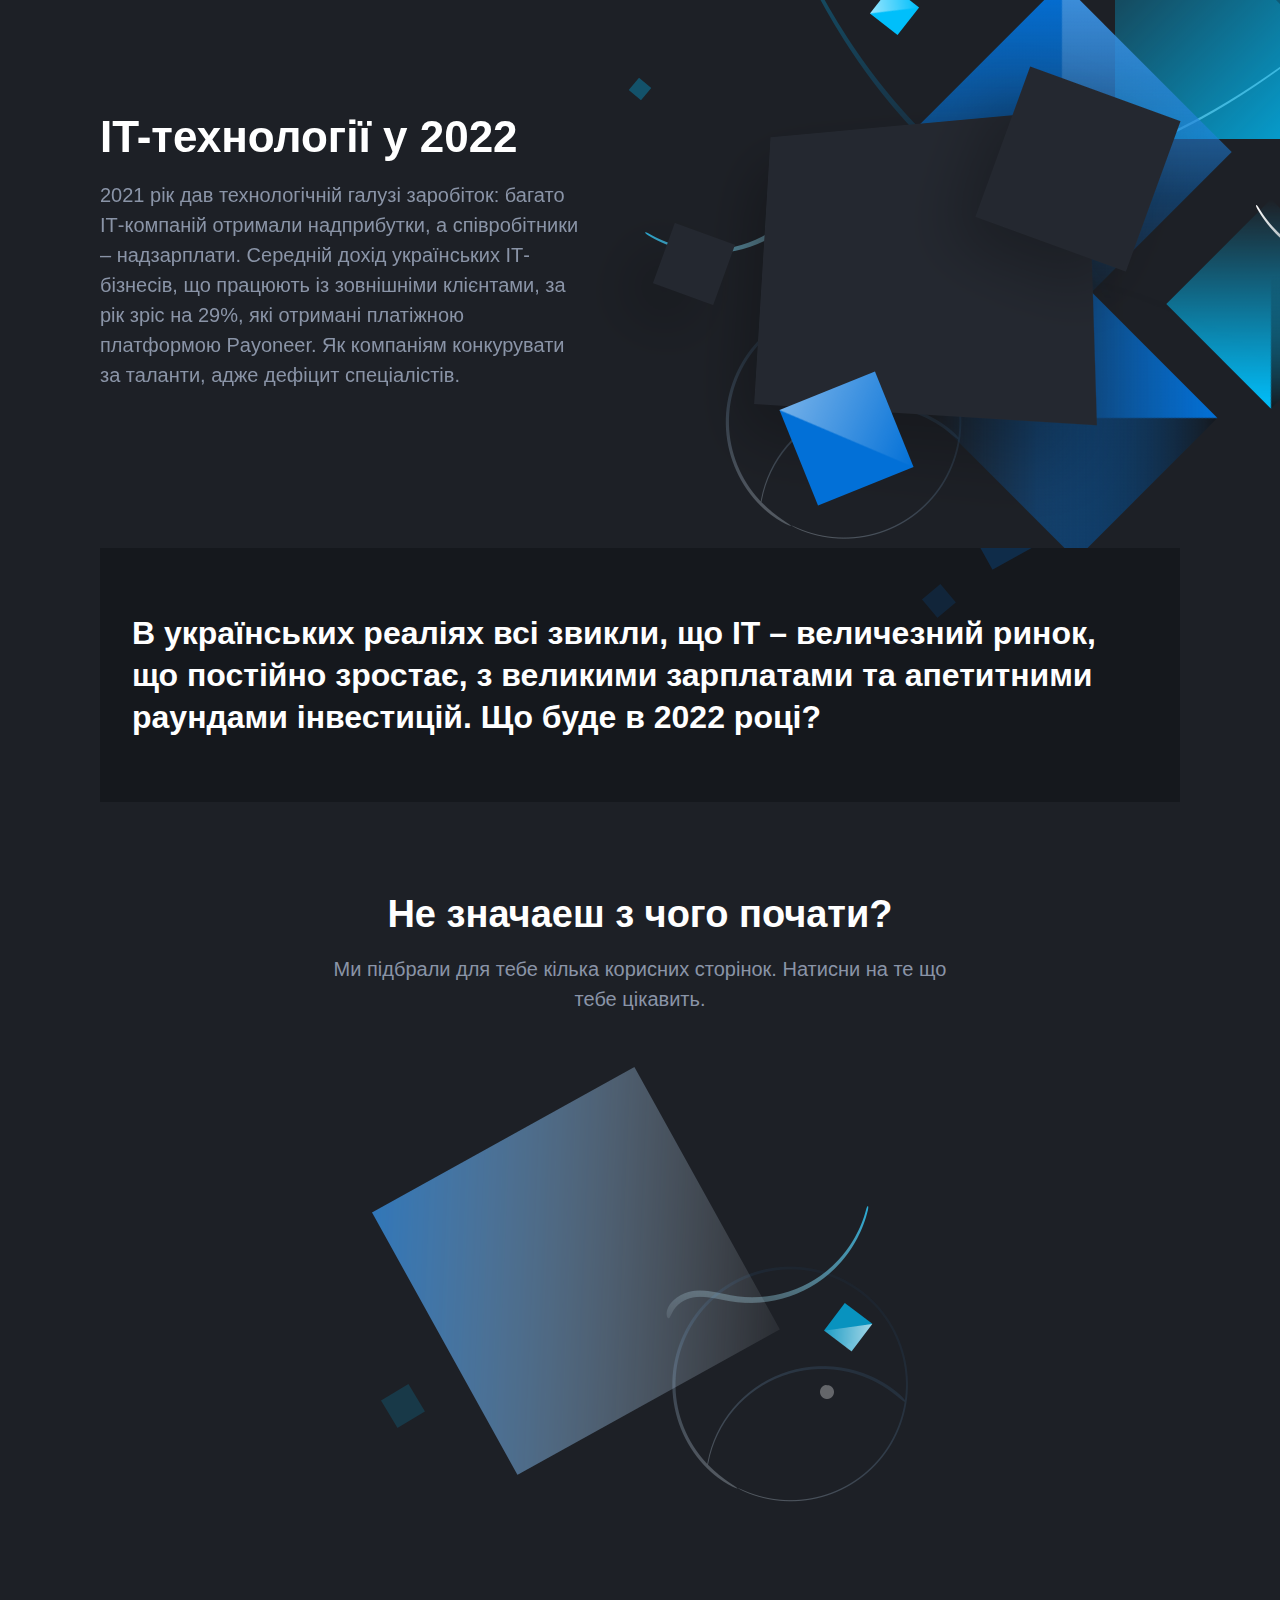
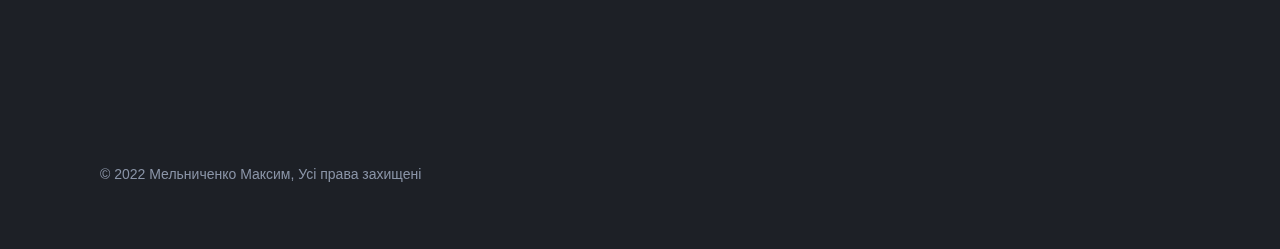
<file: index.html>
<!DOCTYPE html>
<html lang="en" class="no-js">
    <head>
        <meta charset="utf-8">
        <meta http-equiv="X-UA-Compatible" content="IE=edge">
        <meta name="viewport" content="width=device-width, initial-scale=1">
        <title>IT-технології у 2022</title>
        <link rel="stylesheet" href="css/style.css">
        <script src="js/scrollreveal.min.js"></script>
    </head>
    <body class="is-boxed has-animations">
        <div class="body-wrap">
            <main>
                <section class="hero">
                    <div class="container">
                        <div class="hero-inner">
                            <div class="hero-copy">
                                <h1 class="hero-title mt-0">IT-технології у 2022</h1>
                                <p class="hero-paragraph">2021 рік дав технологічній галузі заробіток: багато ІТ-компаній отримали надприбутки, а співробітники – надзарплати. Середній дохід українських ІТ-бізнесів, що працюють із зовнішніми клієнтами, за рік зріс на 29%, які отримані платіжною платформою Payoneer. Як компаніям конкурувати за таланти, адже дефіцит спеціалістів.</p>
                            </div>
                            <div class="hero-figure anime-element">
                                <svg class="placeholder" width="528" height="396" viewBox="0 0 528 396">
                                    <rect width="528" height="396" style="fill:transparent;" />
                                </svg>
                                <div class="hero-figure-box hero-figure-box-01" data-rotation="45deg"></div>
                                <div class="hero-figure-box hero-figure-box-02" data-rotation="-45deg"></div>
                                <div class="hero-figure-box hero-figure-box-03" data-rotation="0deg"></div>
                                <div class="hero-figure-box hero-figure-box-04" data-rotation="-135deg"></div>
                                <div class="hero-figure-box hero-figure-box-05"></div>
                                <div class="hero-figure-box hero-figure-box-06"></div>
                                <div class="hero-figure-box hero-figure-box-07"></div>
                                <div class="hero-figure-box hero-figure-box-08" data-rotation="-22deg"></div>
                                <div class="hero-figure-box hero-figure-box-09" data-rotation="-52deg"></div>
                                <div class="hero-figure-box hero-figure-box-10" data-rotation="-50deg"></div>
                            </div>
                        </div>
                    </div>
                </section>

                <section class="cta section">
                    <div class="container">
                        <div class="cta-inner section-inner">
                            <h3 class="section-title mt-0">В українських реаліях всі звикли, що IT – величезний ринок, що постійно зростає, з великими зарплатами та апетитними раундами інвестицій. Що буде в 2022 році?
                            </h3>
                        </div>
                    </div>
                </section>

                <section class="pricing section">
                    <div class="container-sm">
                        <div class="pricing-inner section-inner">
                            <div class="pricing-header text-center">
                                <h2 class="section-title mt-0">Не значаеш з чого почати?</h2>
                                <p class="section-paragraph mb-0">Ми підбрали для тебе кілька корисних сторінок. Натисни на те що тебе цікавить.</p>
                            </div>
                            <div class="pricing-tables-wrap">
                                <div class="pricing-table">
                                    <div class="pricing-table-inner is-revealing">
                                        <div class="pricing-table-main">
                                            <ul class="pricing-table-features list-reset text-xs">
                                                <li>
                                                    <a class="button button-primary button-block" href="pages/investments.html">Інвестиції</a>    
                                                </li>
                                                <li>
                                                    <a class="button button-primary button-block" href="pages/talentmarket.html">Ринок талантів</a>
                                                </li>
                                                <li>
                                                    <a class="button button-primary button-block" href="pages/metaworld.html">Мета-світ</a>
                                                </li>
                                                <li>
                                                    <a class="button button-primary button-block" href="pages/trends.html">Тренди</a>
                                                </li>
                                                <li>
                                                    <a class="button button-primary button-block" href="pages/problems.html">Проблеми</a>                                       
                                                </li>
                                            </ul>
                                        </div>
                                        <div class="pricing-table-cta mb-8">
                                            <a class="button button-shadow button-block" href="#">До головної</a>
                                        </div>
                                    </div>
                                </div>
                            </div>
                        </div>
                    </div>
                </section>
            </main>

            <footer class="site-footer">
                <div class="container">
                    <div class="site-footer-inner">
                        <div class="footer-copyright">&copy; 2022 Мельниченко Максим, Усі права захищені</div>
                    </div>
                </div>
            </footer>
        </div>

        <script src="js/main.min.js"></script>
    </body>
</html>
</file>
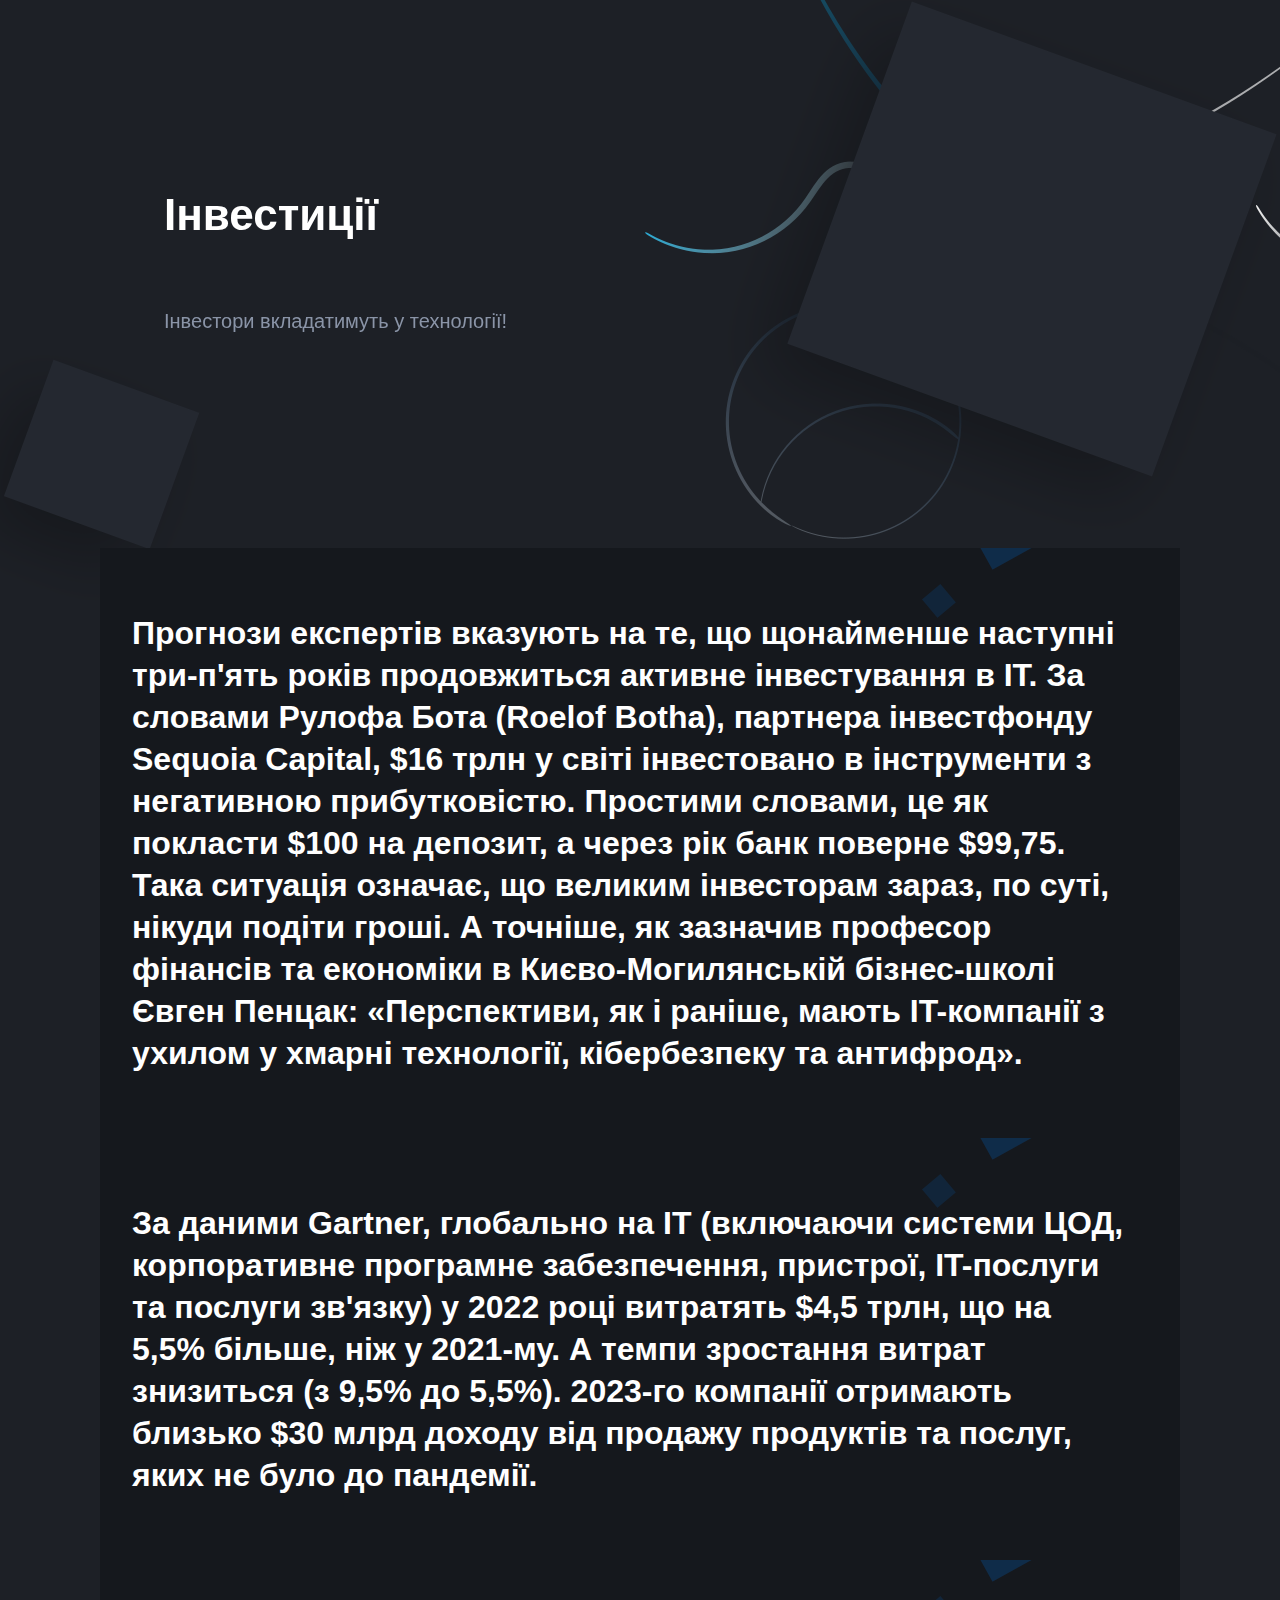
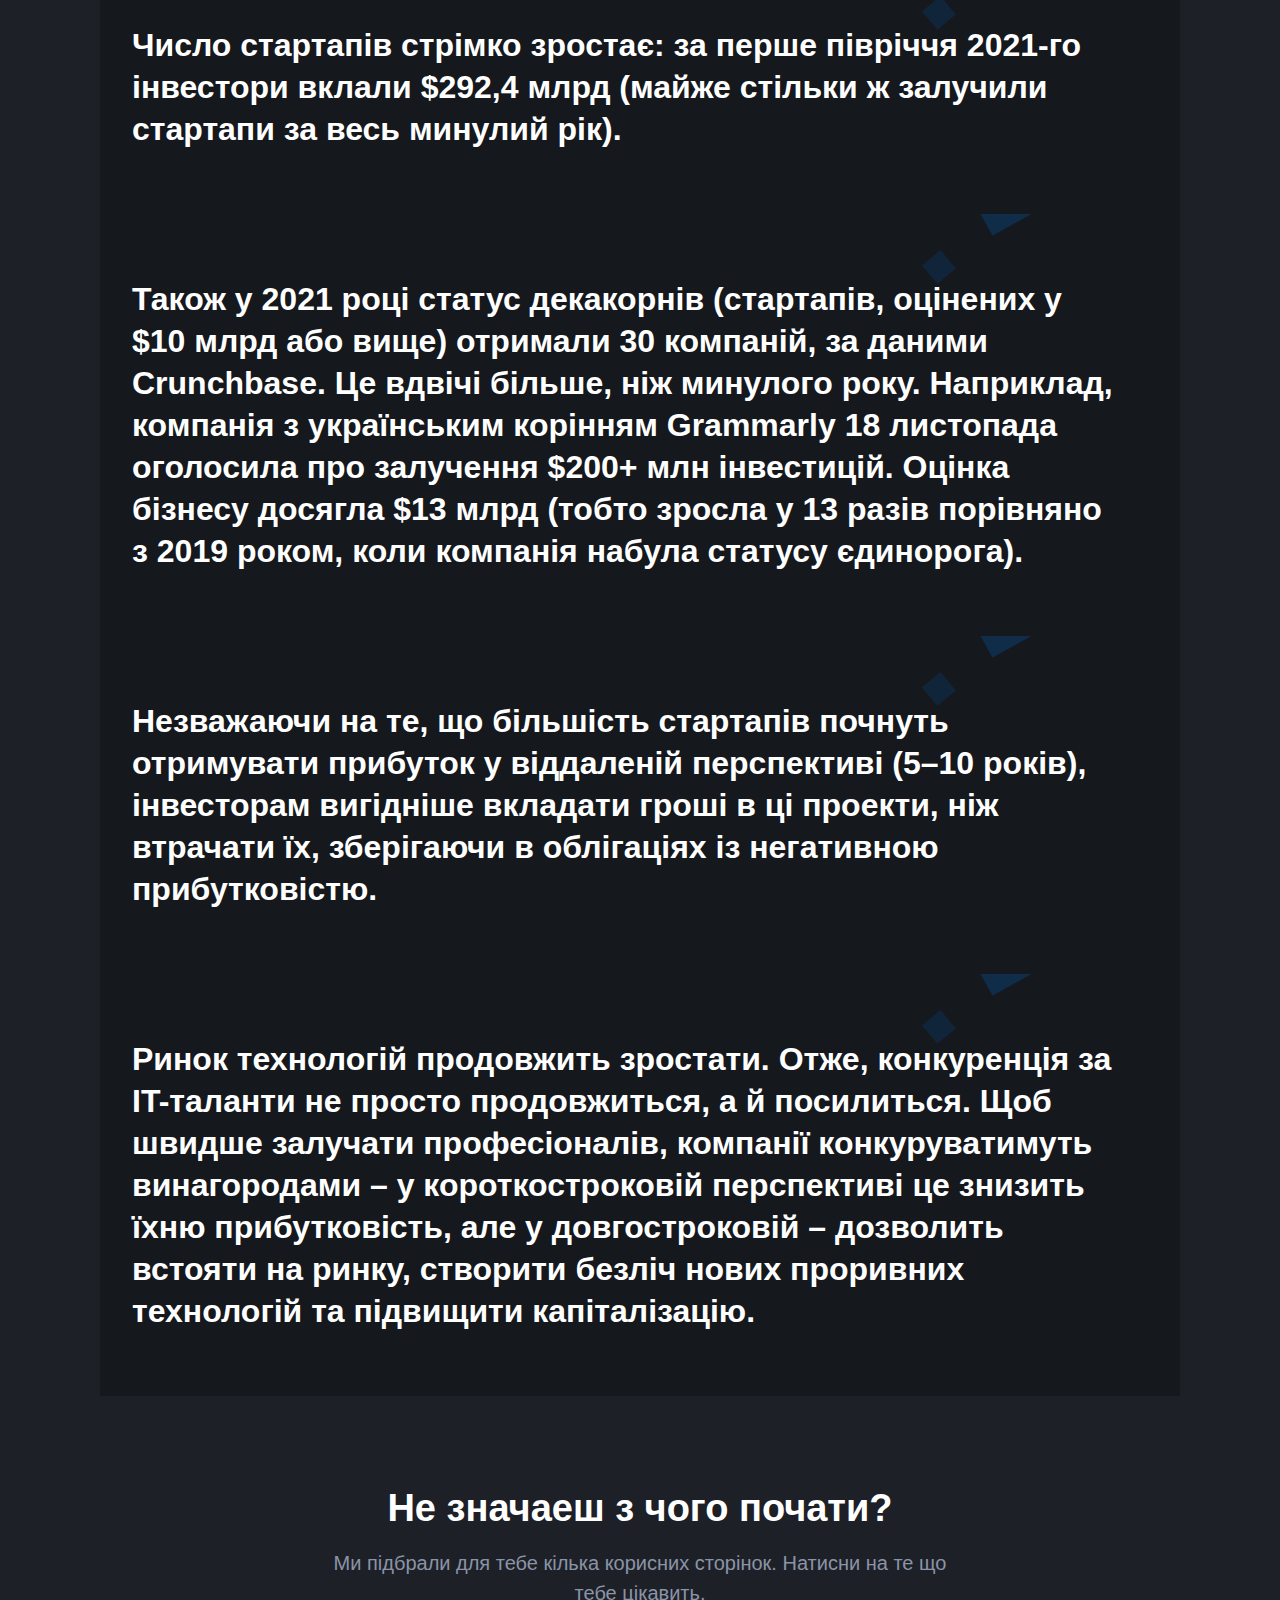
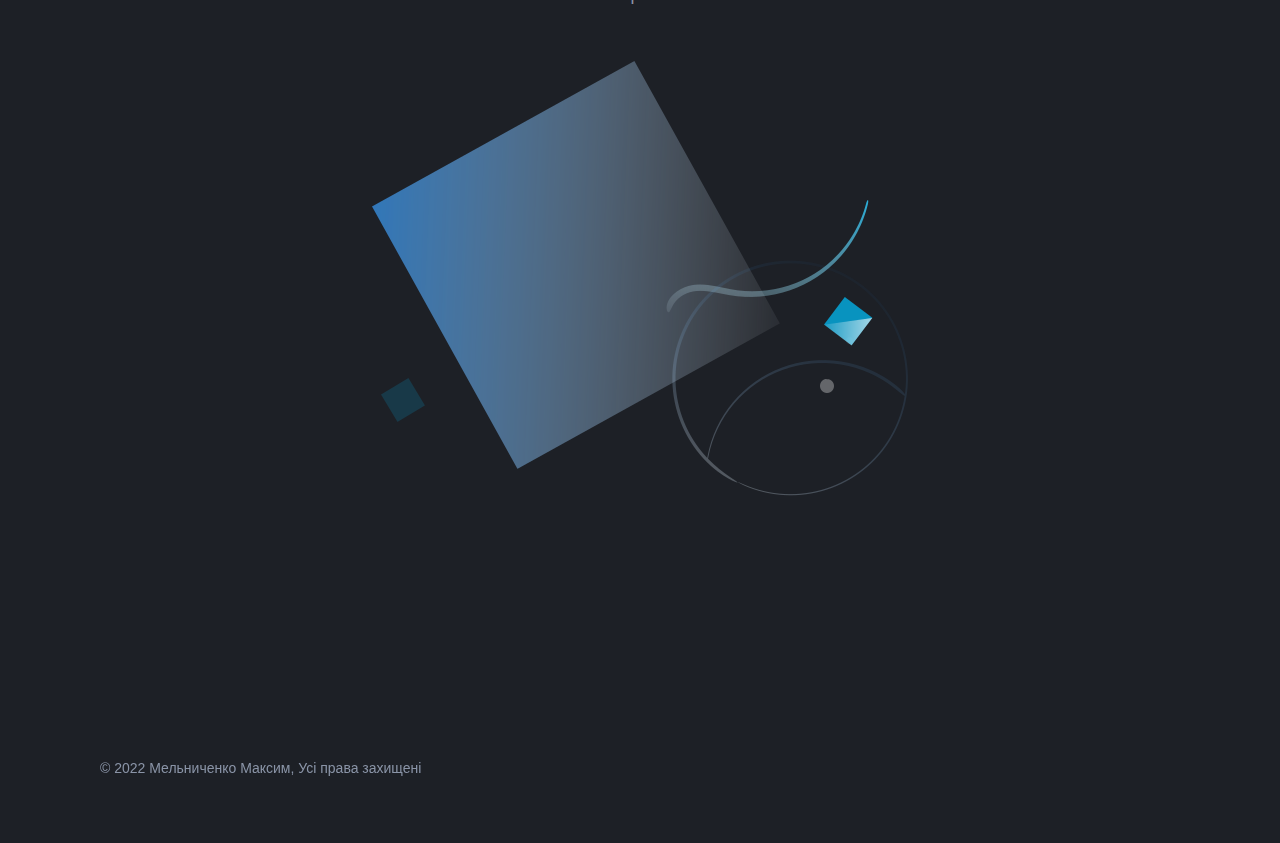
<file: pages/investments.html>
<!DOCTYPE html>
<html lang="en" class="no-js">
<head>
    <meta charset="utf-8">
    <meta http-equiv="X-UA-Compatible" content="IE=edge">
    <meta name="viewport" content="width=device-width, initial-scale=1">
    <title>Інвестиції</title>
    <link rel="stylesheet" href="../css/style.css">
    <script src="../js/scrollreveal.min.js"></script>
</head>
<body class="is-boxed has-animations">
    <div class="body-wrap">
        <main>
            <section class="hero">
                <div class="container">
                    <div class="hero-inner">
                        <div class="hero-copy">
                            <h1 class="hero-title m-64">Інвестиції</h1>
                            <p class="hero-paragraph m-64">Інвестори вкладатимуть у технології!</p>
                        </div>
                        <div class="hero-figure anime-element">
                            <svg class="placeholder" width="528" height="396" viewBox="0 0 528 396">
                                <rect width="528" height="396" style="fill:transparent;" />
                            </svg>
                        </div>
                    </div>
                </div>
            </section>
            <div class="hero-figure-box hero-figure-box-06"></div>
            <div class="hero-figure-box hero-figure-box-07"></div>
            <section class="cta section">

                <div class="container">
                    <div class="cta-inner section-inner">
                        <h3 class="section-title mt-0">Прогнози експертів вказують на те, що щонайменше наступні три-п'ять років продовжиться активне інвестування в IT. За словами Рулофа Бота (Roelof Botha), партнера інвестфонду Sequoia Capital, $16 трлн у світі інвестовано в інструменти з негативною прибутковістю. Простими словами, це як покласти $100 на депозит, а через рік банк поверне $99,75. Така ситуація означає, що великим інвесторам зараз, по суті, нікуди подіти гроші. А точніше, як зазначив професор фінансів та економіки в Києво-Могилянській бізнес-школі Євген Пенцак: «Перспективи, як і раніше, мають IT-компанії з ухилом у хмарні технології, кібербезпеку та антифрод».</h3>
                    </div>
                </div>
            </section>

            <section class="cta section">
                <div class="container">
                    <div class="cta-inner section-inner">
                        <h3 class="section-title mt-0">За даними Gartner, глобально на IT (включаючи системи ЦОД, корпоративне програмне забезпечення, пристрої, IT-послуги та послуги зв'язку) у 2022 році витратять $4,5 трлн, що на 5,5% більше, ніж у 2021-му. А темпи зростання витрат знизиться (з 9,5% до 5,5%). 2023-го компанії отримають близько $30 млрд доходу від продажу продуктів та послуг, яких не було до пандемії.</h3>
                    </div>
                </div>
            </section>

            <section class="cta section">
                <div class="container">
                    <div class="cta-inner section-inner">
                        <h3 class="section-title mt-0">Число стартапів стрімко зростає: за перше півріччя 2021-го інвестори вклали $292,4 млрд (майже стільки ж залучили стартапи за весь минулий рік).</h3>
                    </div>
                </div>
            </section>

            <section class="cta section">
                <div class="container">
                    <div class="cta-inner section-inner">
                        <h3 class="section-title mt-0">Також у 2021 році статус декакорнів (стартапів, оцінених у $10 млрд або вище) отримали 30 компаній, за даними Crunchbase. Це вдвічі більше, ніж минулого року. Наприклад, компанія з українським корінням Grammarly 18 листопада оголосила про залучення $200+ млн інвестицій. Оцінка бізнесу досягла $13 млрд (тобто зросла у 13 разів порівняно з 2019 роком, коли компанія набула статусу єдинорога).</h3>
                    </div>
                </div>
            </section>

            <section class="cta section">
                <div class="container">
                    <div class="cta-inner section-inner">
                        <h3 class="section-title mt-0">Незважаючи на те, що більшість стартапів почнуть отримувати прибуток у віддаленій перспективі (5–10 років), інвесторам вигідніше вкладати гроші в ці проекти, ніж втрачати їх, зберігаючи в облігаціях із негативною прибутковістю.</h3>
                    </div>
                </div>
            </section>

            <section class="cta section">
                <div class="container">
                    <div class="cta-inner section-inner">
                        <h3 class="section-title mt-0">Ринок технологій продовжить зростати. Отже, конкуренція за IT-таланти не просто продовжиться, а й посилиться. Щоб швидше залучати професіоналів, компанії конкуруватимуть винагородами – у короткостроковій перспективі це знизить їхню прибутковість, але у довгостроковій – дозволить встояти на ринку, створити безліч нових проривних технологій та підвищити капіталізацію.</h3>
                    </div>
                </div>
            </section>

            <section class="pricing section">
                <div class="container-sm">
                    <div class="pricing-inner section-inner">
                        <div class="pricing-header text-center">
                            <h2 class="section-title mt-0">Не значаеш з чого почати?</h2>
                            <p class="section-paragraph mb-0">Ми підбрали для тебе кілька корисних сторінок. Натисни на те що тебе цікавить.</p>
                        </div>
                        <div class="pricing-tables-wrap">
                            <div class="pricing-table">
                                <div class="pricing-table-inner is-revealing">
                                    <div class="pricing-table-main">
                                        <ul class="pricing-table-features list-reset text-xs">
                                            <li>
                                                <a class="button button-shadow button-block" href="../pages/investments.html">Інвестиції</a>    
                                            </li>
                                            <li>
                                                <a class="button button-primary button-block" href="../pages/talentmarket.html">Ринок талантів</a>
                                            </li>
                                            <li>
                                                <a class="button button-primary button-block" href="../pages/metaworld.html">Мета-світ</a>
                                            </li>
                                            <li>
                                                <a class="button button-primary button-block" href="../pages/trends.html">Тренди</a>
                                            </li>
                                            <li>
                                                <a class="button button-primary button-block" href="../pages/problems.html">Проблеми</a>                                       
                                            </li>
                                        </ul>
                                    </div>
                                    <div class="pricing-table-cta mb-8">
                                        <a class="button button-primary button-block" href="../index.html">До головної</a>
                                    </div>
                                </div>
                            </div>
                        </div>
                    </div>
                </div>
            </section>
        </main>

        <footer class="site-footer">
            <div class="container">
                <div class="site-footer-inner">
                    <div class="footer-copyright">&copy; 2022 Мельниченко Максим, Усі права захищені</div>
                </div>
            </div>
        </footer>
    </div>

    <script src="../js/main.min.js"></script>
</body>
</html>
</file>
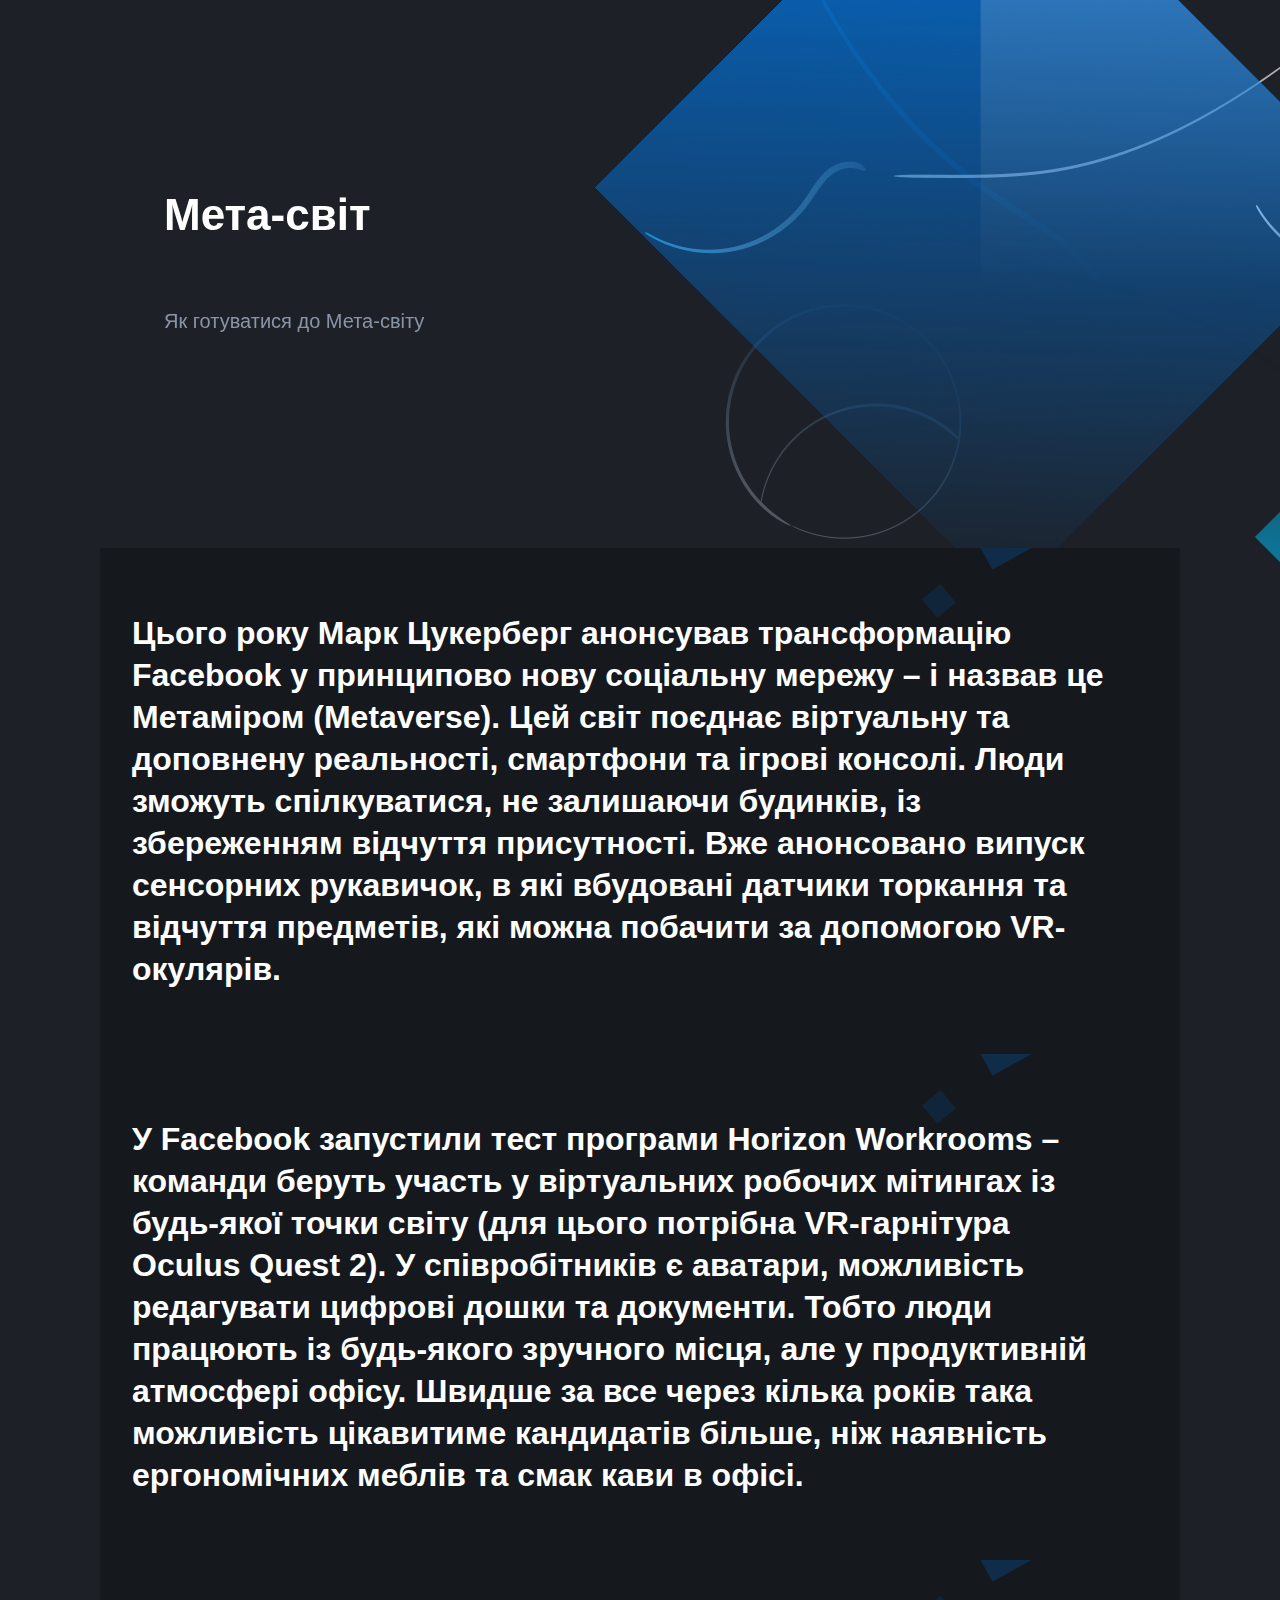
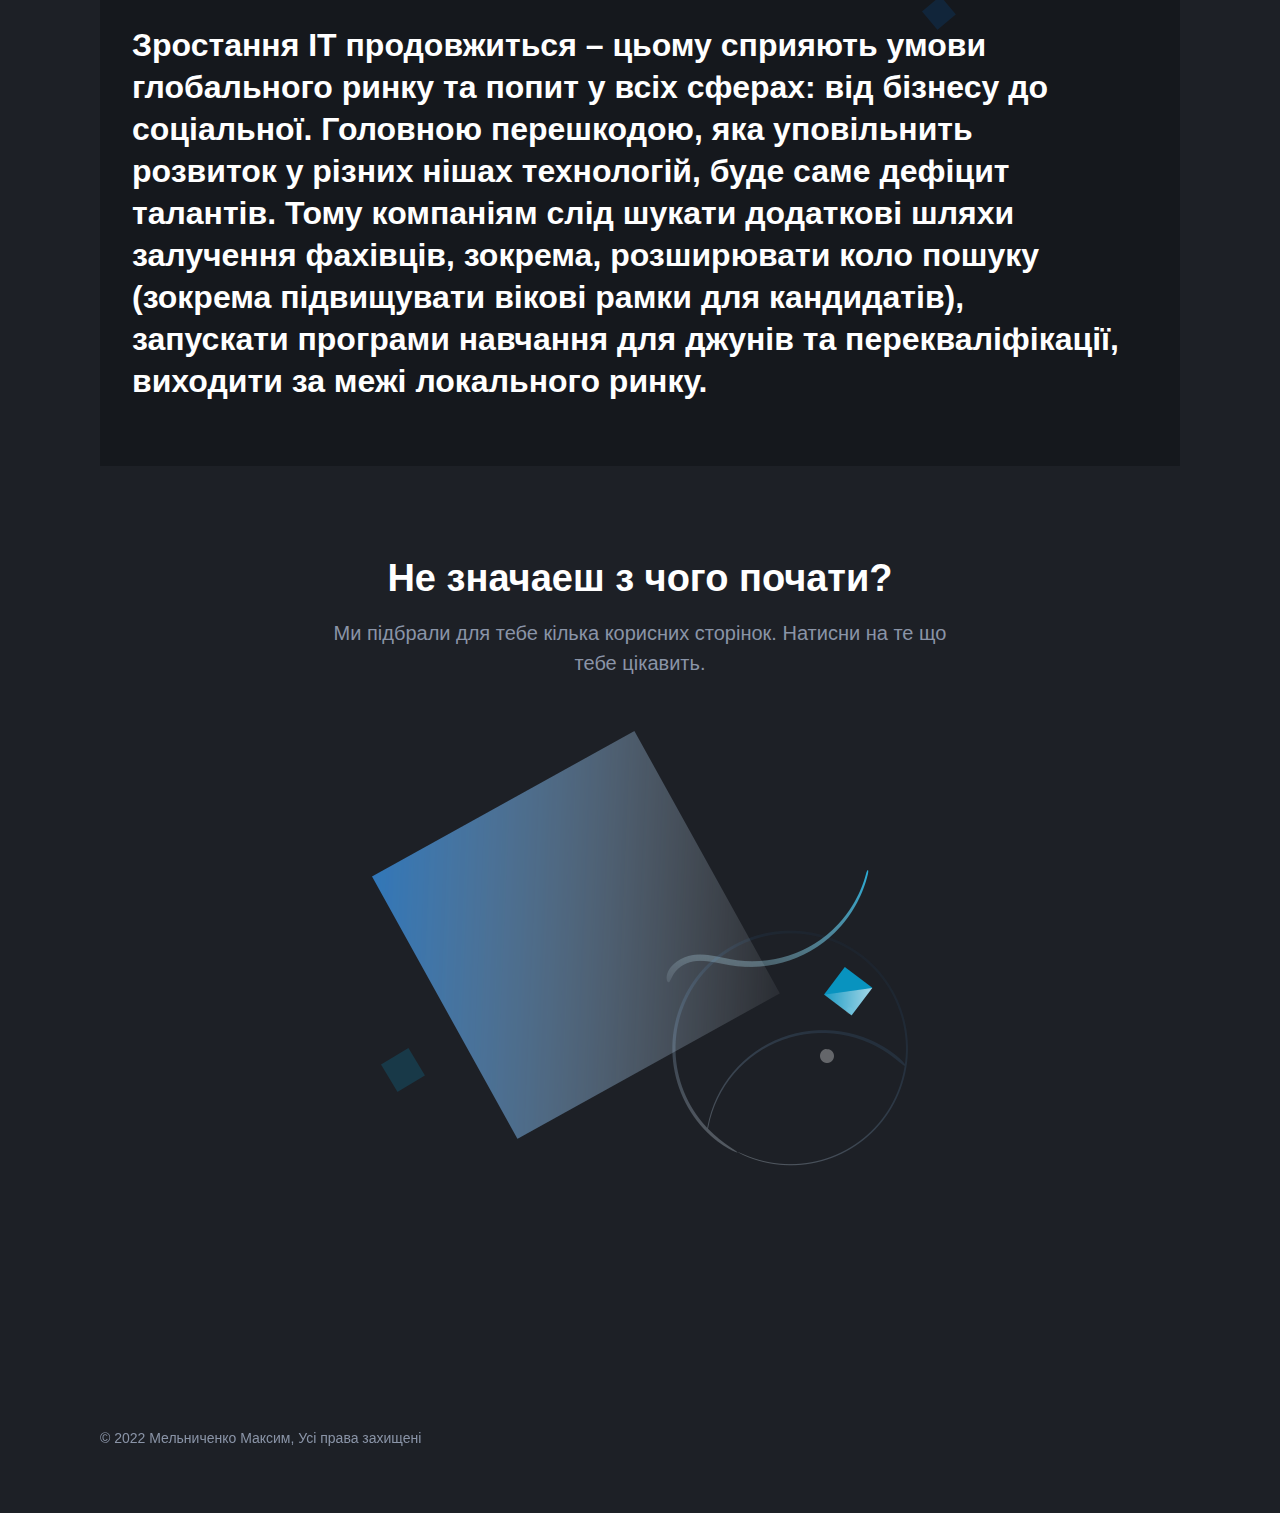
<file: pages/metaworld.html>
<!DOCTYPE html>
<html lang="en" class="no-js">
<head>
    <meta charset="utf-8">
    <meta http-equiv="X-UA-Compatible" content="IE=edge">
    <meta name="viewport" content="width=device-width, initial-scale=1">
    <title>Мета-світ</title>
    <link rel="stylesheet" href="../css/style.css">
    <script src="../js/scrollreveal.min.js"></script>
</head>
<body class="is-boxed has-animations">
    <div class="body-wrap">
        <main>
            <section class="hero">
                <div class="container">
                    <div class="hero-inner">
                        <div class="hero-copy">
                            <h1 class="hero-title m-64">Мета-світ</h1>
                            <p class="hero-paragraph m-64">Як готуватися до Мета-світу</p>
                        </div>
                        <div class="hero-figure anime-element">
                            <svg class="placeholder" width="528" height="396" viewBox="0 0 528 396">
                                <rect width="528" height="396" style="fill:transparent;" />
                            </svg>
                        </div>
                    </div>
                </div>
            </section>
            <div class="hero-figure-box hero-figure-box-01" data-rotation="45deg"></div>
            <div class="hero-figure-box hero-figure-box-04" data-rotation="-135deg"></div>
            <div class="hero-figure-box hero-figure-box-08" data-rotation="-22deg"></div>

            <section class="cta section">

                <div class="container">
                    <div class="cta-inner section-inner">
                        <h3 class="section-title mt-0">Цього року Марк Цукерберг анонсував трансформацію Facebook у принципово нову соціальну мережу – і назвав це Метаміром (Metaverse). Цей світ поєднає віртуальну та доповнену реальності, смартфони та ігрові консолі. Люди зможуть спілкуватися, не залишаючи будинків, із збереженням відчуття присутності. Вже анонсовано випуск сенсорних рукавичок, в які вбудовані датчики торкання та відчуття предметів, які можна побачити за допомогою VR-окулярів.</h3>
                    </div>
                </div>
            </section>

            <section class="cta section">
                <div class="container">
                    <div class="cta-inner section-inner">
                        <h3 class="section-title mt-0">У Facebook запустили тест програми Horizon Workrooms – команди беруть участь у віртуальних робочих мітингах із будь-якої точки світу (для цього потрібна VR-гарнітура Oculus Quest 2). У співробітників є аватари, можливість редагувати цифрові дошки та документи. Тобто люди працюють із будь-якого зручного місця, але у продуктивній атмосфері офісу. Швидше за все через кілька років така можливість цікавитиме кандидатів більше, ніж наявність ергономічних меблів та смак кави в офісі.</h3>
                    </div>
                </div>
            </section>

            <section class="cta section">
                <div class="container">
                    <div class="cta-inner section-inner">
                        <h3 class="section-title mt-0">Зростання IT продовжиться – цьому сприяють умови глобального ринку та попит у всіх сферах: від бізнесу до соціальної. Головною перешкодою, яка уповільнить розвиток у різних нішах технологій, буде саме дефіцит талантів. Тому компаніям слід шукати додаткові шляхи залучення фахівців, зокрема, розширювати коло пошуку (зокрема підвищувати вікові рамки для кандидатів), запускати програми навчання для джунів та перекваліфікації, виходити за межі локального ринку.</h3>
                    </div>
                </div>
            </section>

            <section class="pricing section">
                <div class="container-sm">
                    <div class="pricing-inner section-inner">
                        <div class="pricing-header text-center">
                            <h2 class="section-title mt-0">Не значаеш з чого почати?</h2>
                            <p class="section-paragraph mb-0">Ми підбрали для тебе кілька корисних сторінок. Натисни на те що тебе цікавить.</p>
                        </div>
                        <div class="pricing-tables-wrap">
                            <div class="pricing-table">
                                <div class="pricing-table-inner is-revealing">
                                    <div class="pricing-table-main">
                                        <ul class="pricing-table-features list-reset text-xs">
                                            <li>
                                                <a class="button button-primary button-block" href="../pages/investments.html">Інвестиції</a>    
                                            </li>
                                            <li>
                                                <a class="button button-primary button-block" href="../pages/talentmarket.html">Ринок талантів</a>
                                            </li>
                                            <li>
                                                <a class="button button-shadow button-block" href="../pages/metaworld.html">Мета-світ</a>
                                            </li>
                                            <li>
                                                <a class="button button-primary button-block" href="../pages/trends.html">Тренди</a>
                                            </li>
                                            <li>
                                                <a class="button button-primary button-block" href="../pages/problems.html">Проблеми</a>                                       
                                            </li>
                                        </ul>
                                    </div>
                                    <div class="pricing-table-cta mb-8">
                                        <a class="button button-primary button-block" href="../index.html">До головної</a>
                                    </div>
                                </div>
                            </div>
                        </div>
                    </div>
                </div>
            </section>
        </main>

        <footer class="site-footer">
            <div class="container">
                <div class="site-footer-inner">
                    <div class="footer-copyright">&copy; 2022 Мельниченко Максим, Усі права захищені</div>
                </div>
            </div>
        </footer>
    </div>

    <script src="../js/main.min.js"></script>
</body>
</html>
</file>
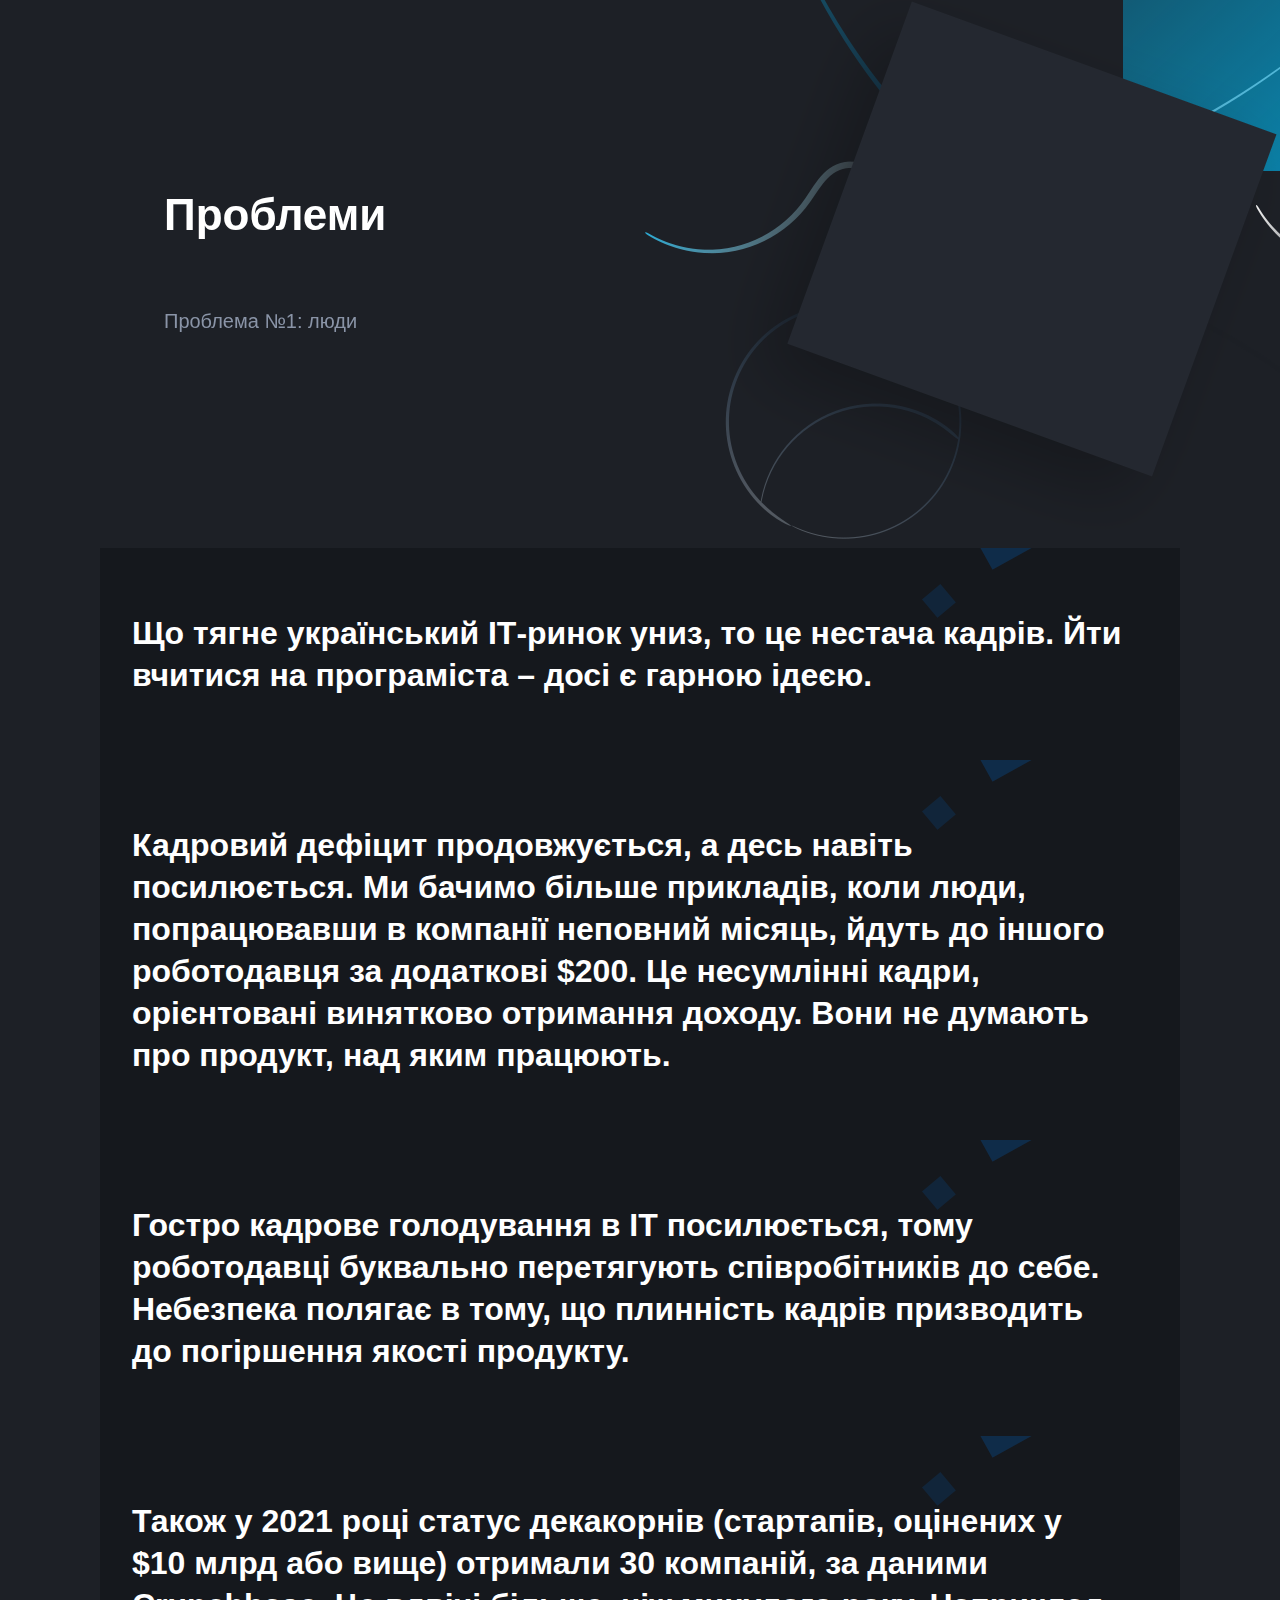
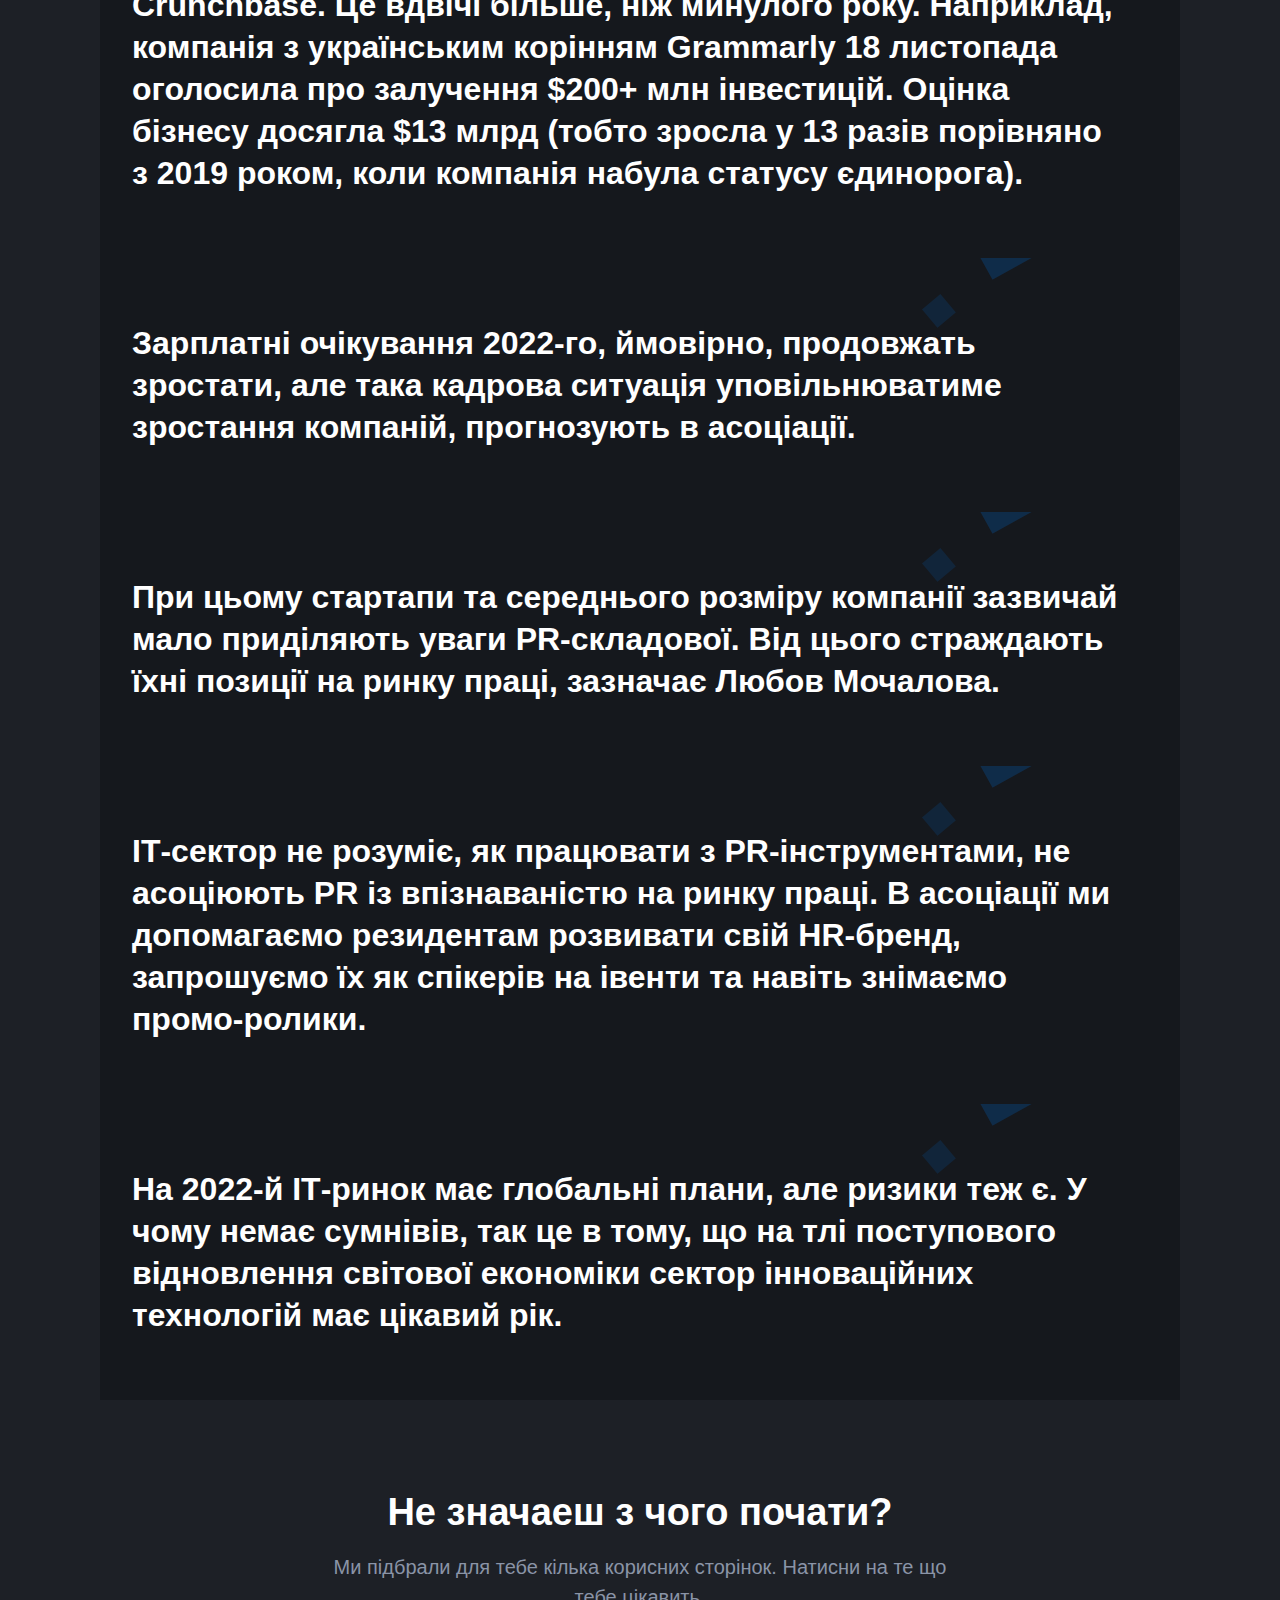
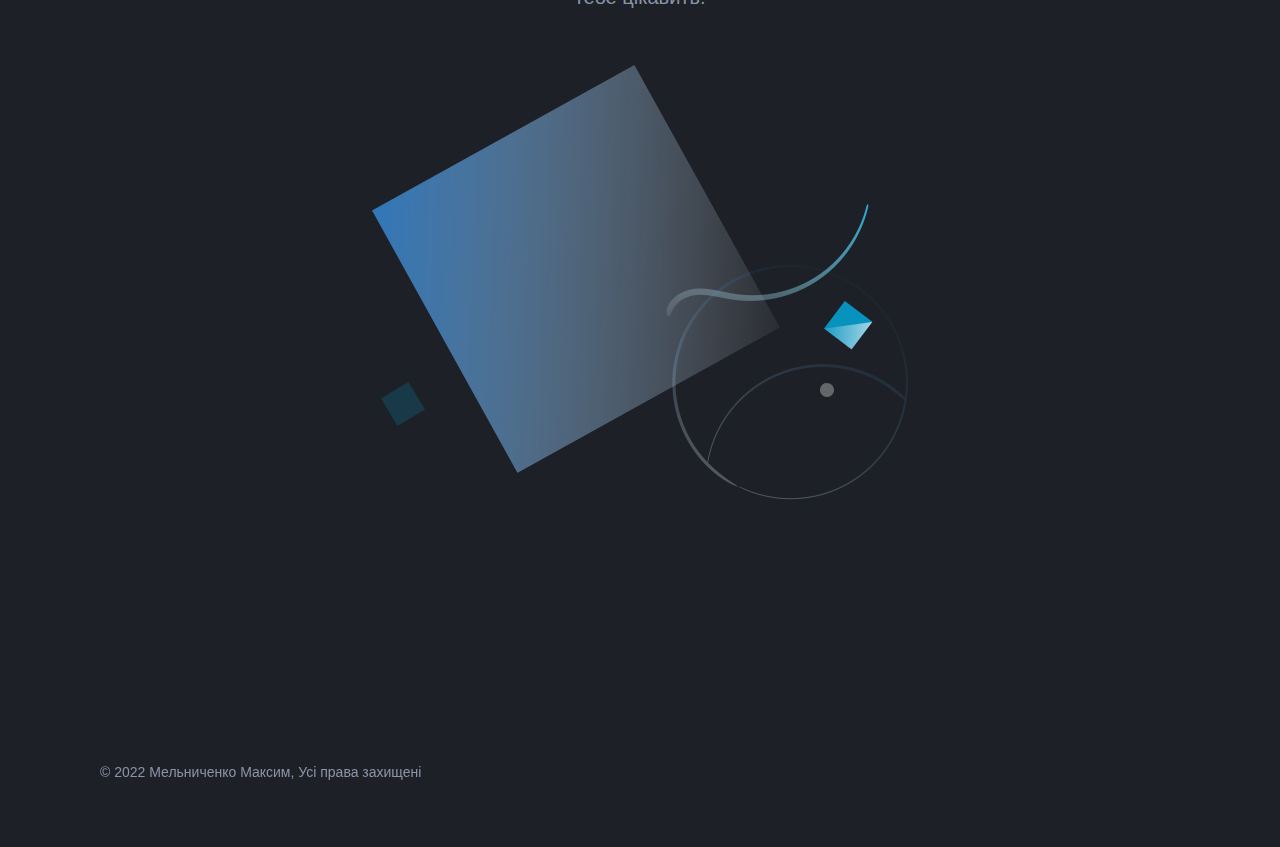
<file: pages/problems.html>
<!DOCTYPE html>
<html lang="en" class="no-js">
<head>
    <meta charset="utf-8">
    <meta http-equiv="X-UA-Compatible" content="IE=edge">
    <meta name="viewport" content="width=device-width, initial-scale=1">
    <title>Проблеми</title>
    <link rel="stylesheet" href="../css/style.css">
    <script src="../js/scrollreveal.min.js"></script>
</head>
<body class="is-boxed has-animations">
    <div class="body-wrap">
        <main>
            <section class="hero">
                <div class="container">
                    <div class="hero-inner">
                        <div class="hero-copy">
                            <h1 class="hero-title m-64">Проблеми</h1>
                            <p class="hero-paragraph m-64">Проблема №1: люди</p>
                        </div>
                        <div class="hero-figure anime-element">
                            <svg class="placeholder" width="528" height="396" viewBox="0 0 528 396">
                                <rect width="528" height="396" style="fill:transparent;" />
                            </svg>
                        </div>
                    </div>
                </div>
            </section>
            
            <div class="hero-figure-box hero-figure-box-03" data-rotation="0deg"></div>
            <div class="hero-figure-box hero-figure-box-06"></div>
            <div class="hero-figure-box hero-figure-box-08" data-rotation="-22deg"></div>
            <div class="hero-figure-box hero-figure-box-09" data-rotation="-52deg"></div>
            <div class="hero-figure-box hero-figure-box-10" data-rotation="-50deg"></div>

            <section class="cta section">
                <div class="container">
                    <div class="cta-inner section-inner">
                        <h3 class="section-title mt-0">Що тягне український ІТ-ринок униз, то це нестача кадрів. Йти вчитися на програміста – досі є гарною ідеєю.</h3>
                    </div>
                </div>
            </section>

            <section class="cta section">
                <div class="container">
                    <div class="cta-inner section-inner">
                        <h3 class="section-title mt-0">Кадровий дефіцит продовжується, а десь навіть посилюється. Ми бачимо більше прикладів, коли люди, попрацювавши в компанії неповний місяць, йдуть до іншого роботодавця за додаткові $200. Це несумлінні кадри, орієнтовані винятково отримання доходу. Вони не думають про продукт, над яким працюють.</h3>
                    </div>
                </div>
            </section>

            <section class="cta section">
                <div class="container">
                    <div class="cta-inner section-inner">
                        <h3 class="section-title mt-0">Гостро кадрове голодування в ІТ посилюється, тому роботодавці буквально перетягують співробітників до себе. Небезпека полягає в тому, що плинність кадрів призводить до погіршення якості продукту.</h3>
                    </div>
                </div>
            </section>

            <section class="cta section">
                <div class="container">
                    <div class="cta-inner section-inner">
                        <h3 class="section-title mt-0">Також у 2021 році статус декакорнів (стартапів, оцінених у $10 млрд або вище) отримали 30 компаній, за даними Crunchbase. Це вдвічі більше, ніж минулого року. Наприклад, компанія з українським корінням Grammarly 18 листопада оголосила про залучення $200+ млн інвестицій. Оцінка бізнесу досягла $13 млрд (тобто зросла у 13 разів порівняно з 2019 роком, коли компанія набула статусу єдинорога).</h3>
                    </div>
                </div>
            </section>

            <section class="cta section">
                <div class="container">
                    <div class="cta-inner section-inner">
                        <h3 class="section-title mt-0">Зарплатні очікування 2022-го, ймовірно, продовжать зростати, але така кадрова ситуація уповільнюватиме зростання компаній, прогнозують в асоціації.</h3>
                    </div>
                </div>
            </section>

            <section class="cta section">
                <div class="container">
                    <div class="cta-inner section-inner">
                        <h3 class="section-title mt-0">При цьому стартапи та середнього розміру компанії зазвичай мало приділяють уваги PR-складової. Від цього страждають їхні позиції на ринку праці, зазначає Любов Мочалова.</h3>
                    </div>
                </div>
            </section>

            <section class="cta section">
                <div class="container">
                    <div class="cta-inner section-inner">
                        <h3 class="section-title mt-0">ІТ-сектор не розуміє, як працювати з PR-інструментами, не асоціюють PR із впізнаваністю на ринку праці. В асоціації ми допомагаємо резидентам розвивати свій HR-бренд, запрошуємо їх як спікерів на івенти та навіть знімаємо промо-ролики.</h3>
                    </div>
                </div>
            </section>
    
            <section class="cta section">
                <div class="container">
                    <div class="cta-inner section-inner">
                        <h3 class="section-title mt-0">На 2022-й ІТ-ринок має глобальні плани, але ризики теж є. У чому немає сумнівів, так це в тому, що на тлі поступового відновлення світової економіки сектор інноваційних технологій має цікавий рік.</h3>
                    </div>
                </div>
            </section>

            <section class="pricing section">
                <div class="container-sm">
                    <div class="pricing-inner section-inner">
                        <div class="pricing-header text-center">
                            <h2 class="section-title mt-0">Не значаеш з чого почати?</h2>
                            <p class="section-paragraph mb-0">Ми підбрали для тебе кілька корисних сторінок. Натисни на те що тебе цікавить.</p>
                        </div>
                        <div class="pricing-tables-wrap">
                            <div class="pricing-table">
                                <div class="pricing-table-inner is-revealing">
                                    <div class="pricing-table-main">
                                        <ul class="pricing-table-features list-reset text-xs">
                                            <li>
                                                <a class="button button-primary button-block" href="../pages/investments.html">Інвестиції</a>    
                                            </li>
                                            <li>
                                                <a class="button button-primary button-block" href="../pages/talentmarket.html">Ринок талантів</a>
                                            </li>
                                            <li>
                                                <a class="button button-primary button-block" href="../pages/metaworld.html">Мета-світ</a>
                                            </li>
                                            <li>
                                                <a class="button button-primary button-block" href="../pages/trends.html">Тренди</a>
                                            </li>
                                            <li>
                                                <a class="button button-shadow button-block" href="../pages/problems.html">Проблеми</a>                                       
                                            </li>
                                        </ul>
                                    </div>
                                    <div class="pricing-table-cta mb-8">
                                        <a class="button button-primary button-block" href="../index.html">До головної</a>
                                    </div>
                                </div>
                            </div>
                        </div>
                    </div>
                </div>
            </section>
        </main>

        <footer class="site-footer">
            <div class="container">
                <div class="site-footer-inner">
                    <div class="footer-copyright">&copy; 2022 Мельниченко Максим, Усі права захищені</div>
                </div>
            </div>
        </footer>
    </div>

    <script src="../js/main.min.js"></script>
</body>
</html>
</file>
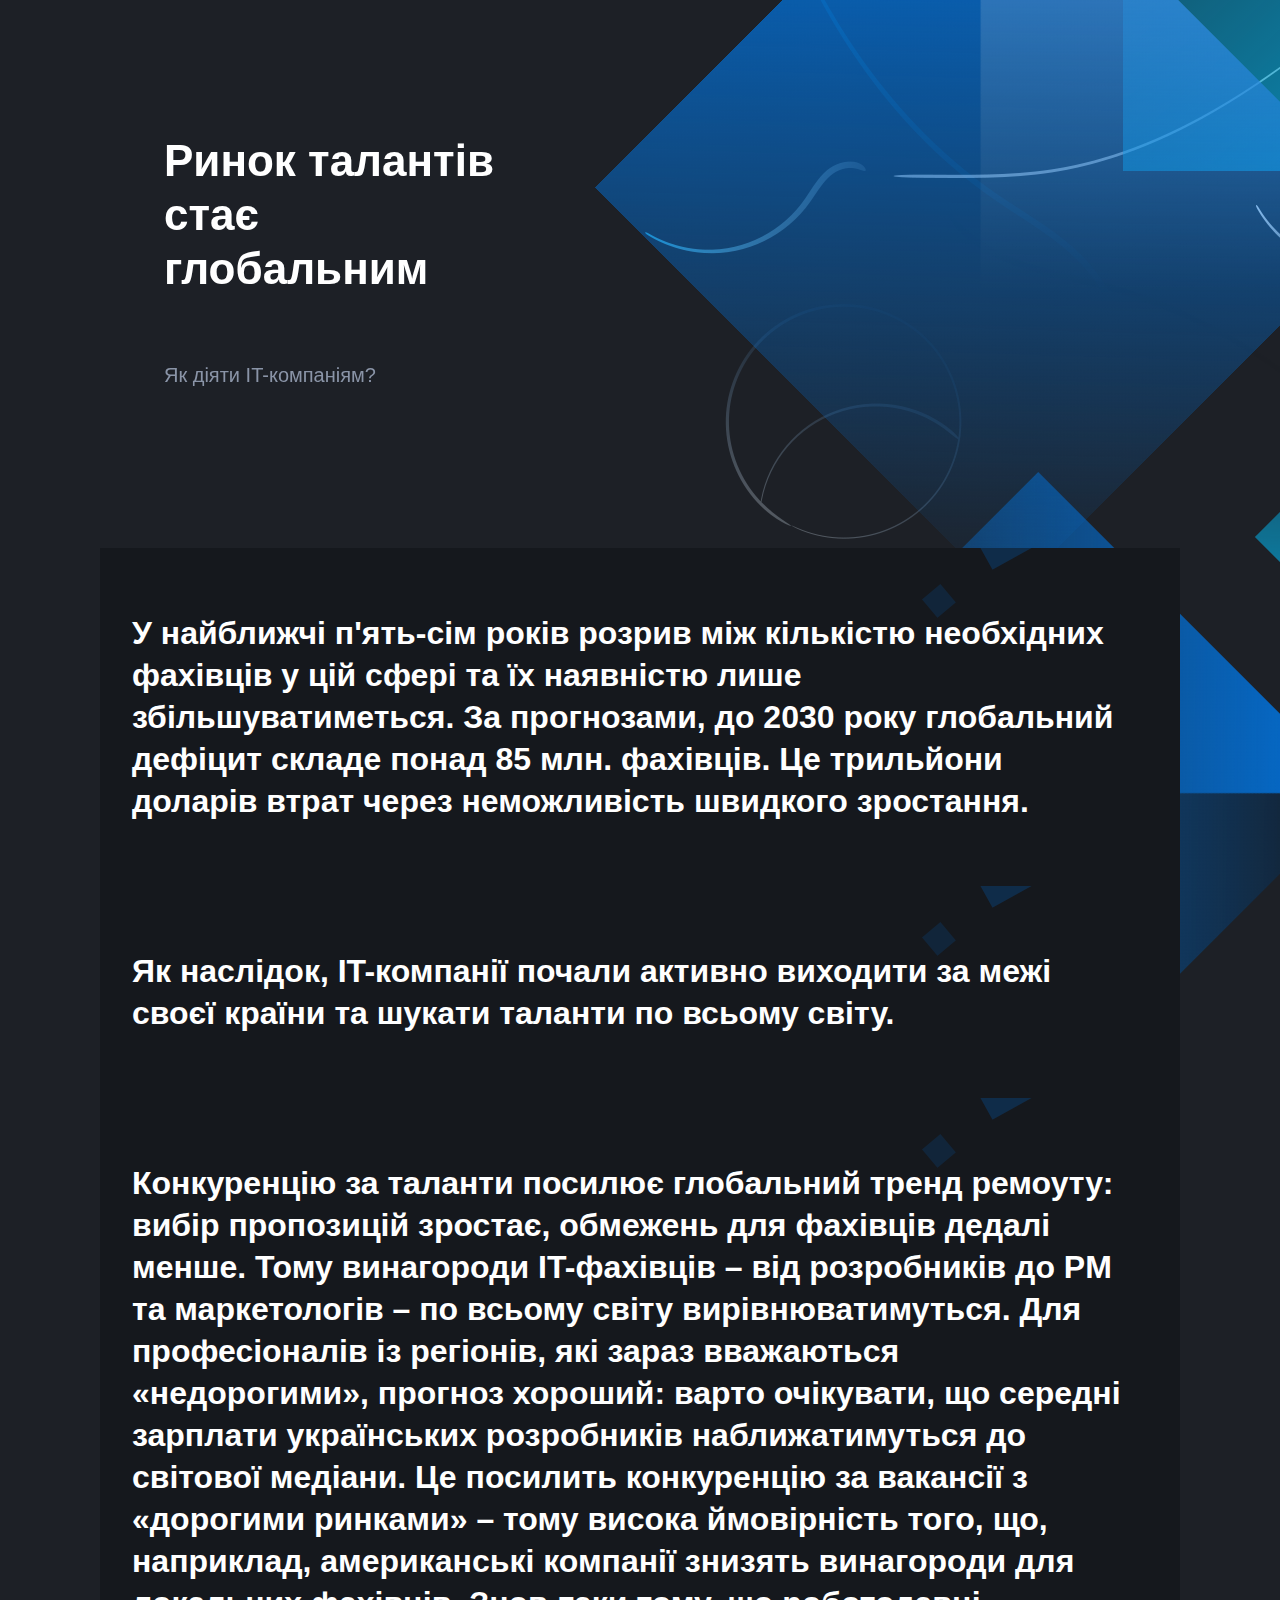
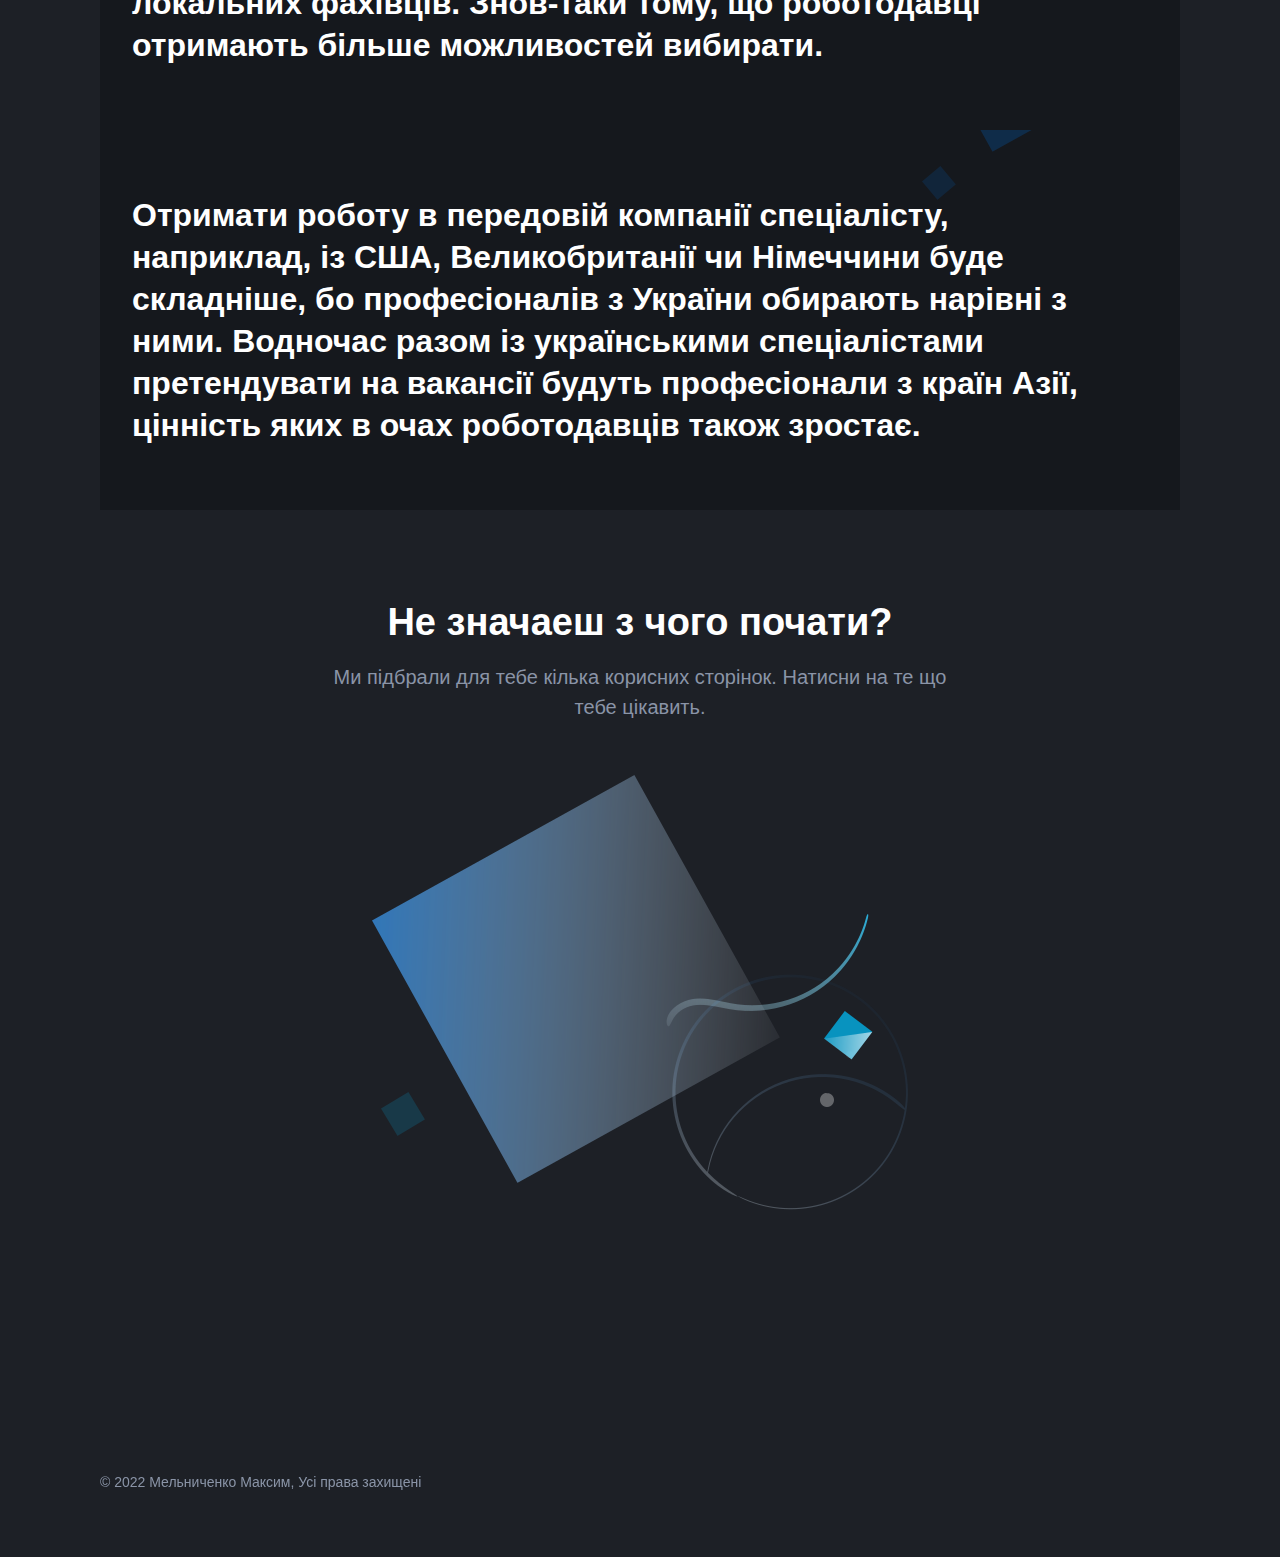
<file: pages/talentmarket.html>
<!DOCTYPE html>
<html lang="en" class="no-js">
<head>
    <meta charset="utf-8">
    <meta http-equiv="X-UA-Compatible" content="IE=edge">
    <meta name="viewport" content="width=device-width, initial-scale=1">
    <title>Ринок талантів</title>
    <link rel="stylesheet" href="../css/style.css">
    <script src="../js/scrollreveal.min.js"></script>
</head>
<body class="is-boxed has-animations">
    <div class="body-wrap">
        <main>
            <section class="hero">
                <div class="container">
                    <div class="hero-inner">
                        <div class="hero-copy">
                            <h1 class="hero-title m-64">Ринок талантів стає глобальним</h1>
                            <p class="hero-paragraph m-64">Як діяти IT-компаніям?</p>
                        </div>
                        <div class="hero-figure anime-element">
                            <svg class="placeholder" width="528" height="396" viewBox="0 0 528 396">
                                <rect width="528" height="396" style="fill:transparent;" />
                            </svg>
                        </div>
                    </div>
                </div>
            </section>
            
            <div class="hero-figure-box hero-figure-box-01" data-rotation="45deg"></div>
            <div class="hero-figure-box hero-figure-box-02" data-rotation="-45deg"></div>
            <div class="hero-figure-box hero-figure-box-03" data-rotation="0deg"></div>
            <div class="hero-figure-box hero-figure-box-04" data-rotation="-135deg"></div>

            <section class="cta section">
                <div class="container">
                    <div class="cta-inner section-inner">
                        <h3 class="section-title mt-0">У найближчі п'ять-сім років розрив між кількістю необхідних фахівців у цій сфері та їх наявністю лише збільшуватиметься. За прогнозами, до 2030 року глобальний дефіцит складе понад 85 млн. фахівців. Це трильйони доларів втрат через неможливість швидкого зростання.</h3>
                    </div>
                </div>
            </section>

            <section class="cta section">
                <div class="container">
                    <div class="cta-inner section-inner">
                        <h3 class="section-title mt-0">Як наслідок, IT-компанії почали активно виходити за межі своєї країни та шукати таланти по всьому світу.</h3>
                    </div>
                </div>
            </section>

            <section class="cta section">
                <div class="container">
                    <div class="cta-inner section-inner">
                        <h3 class="section-title mt-0">Конкуренцію за таланти посилює глобальний тренд ремоуту: вибір пропозицій зростає, обмежень для фахівців дедалі менше. Тому винагороди IT-фахівців – від розробників до PM та маркетологів – по всьому світу вирівнюватимуться. Для професіоналів із регіонів, які зараз вважаються «недорогими», прогноз хороший: варто очікувати, що середні зарплати українських розробників наближатимуться до світової медіани. Це посилить конкуренцію за вакансії з «дорогими ринками» – тому висока ймовірність того, що, наприклад, американські компанії знизять винагороди для локальних фахівців. Знов-таки тому, що роботодавці отримають більше можливостей вибирати.</h3>
                    </div>
                </div>
            </section>

            <section class="cta section">
                <div class="container">
                    <div class="cta-inner section-inner">
                        <h3 class="section-title mt-0">Отримати роботу в передовій компанії спеціалісту, наприклад, із США, Великобританії чи Німеччини буде складніше, бо професіоналів з України обирають нарівні з ними. Водночас разом із українськими спеціалістами претендувати на вакансії будуть професіонали з країн Азії, цінність яких в очах роботодавців також зростає.</h3>
                    </div>
                </div>
            </section>

            <section class="pricing section">
                <div class="container-sm">
                    <div class="pricing-inner section-inner">
                        <div class="pricing-header text-center">
                            <h2 class="section-title mt-0">Не значаеш з чого почати?</h2>
                            <p class="section-paragraph mb-0">Ми підбрали для тебе кілька корисних сторінок. Натисни на те що тебе цікавить.</p>
                        </div>
                        <div class="pricing-tables-wrap">
                            <div class="pricing-table">
                                <div class="pricing-table-inner is-revealing">
                                    <div class="pricing-table-main">
                                        <ul class="pricing-table-features list-reset text-xs">
                                            <li>
                                                <a class="button button-primary button-block" href="../pages/investments.html">Інвестиції</a>    
                                            </li>
                                            <li>
                                                <a class="button button-shadow button-block" href="../pages/talentmarket.html">Ринок талантів</a>
                                            </li>
                                            <li>
                                                <a class="button button-primary button-block" href="../pages/metaworld.html">Мета-світ</a>
                                            </li>
                                            <li>
                                                <a class="button button-primary button-block" href="../pages/trends.html">Тренди</a>
                                            </li>
                                            <li>
                                                <a class="button button-primary button-block" href="../pages/problems.html">Проблеми</a>                                       
                                            </li>
                                        </ul>
                                    </div>
                                    <div class="pricing-table-cta mb-8">
                                        <a class="button button-primary button-block" href="../index.html">До головної</a>
                                    </div>
                                </div>
                            </div>
                        </div>
                    </div>
                </div>
            </section>
        </main>

        <footer class="site-footer">
            <div class="container">
                <div class="site-footer-inner">
                    <div class="footer-copyright">&copy; 2022 Мельниченко Максим, Усі права захищені</div>
                </div>
            </div>
        </footer>
    </div>

    <script src="../js/main.min.js"></script>
</body>
</html>
</file>
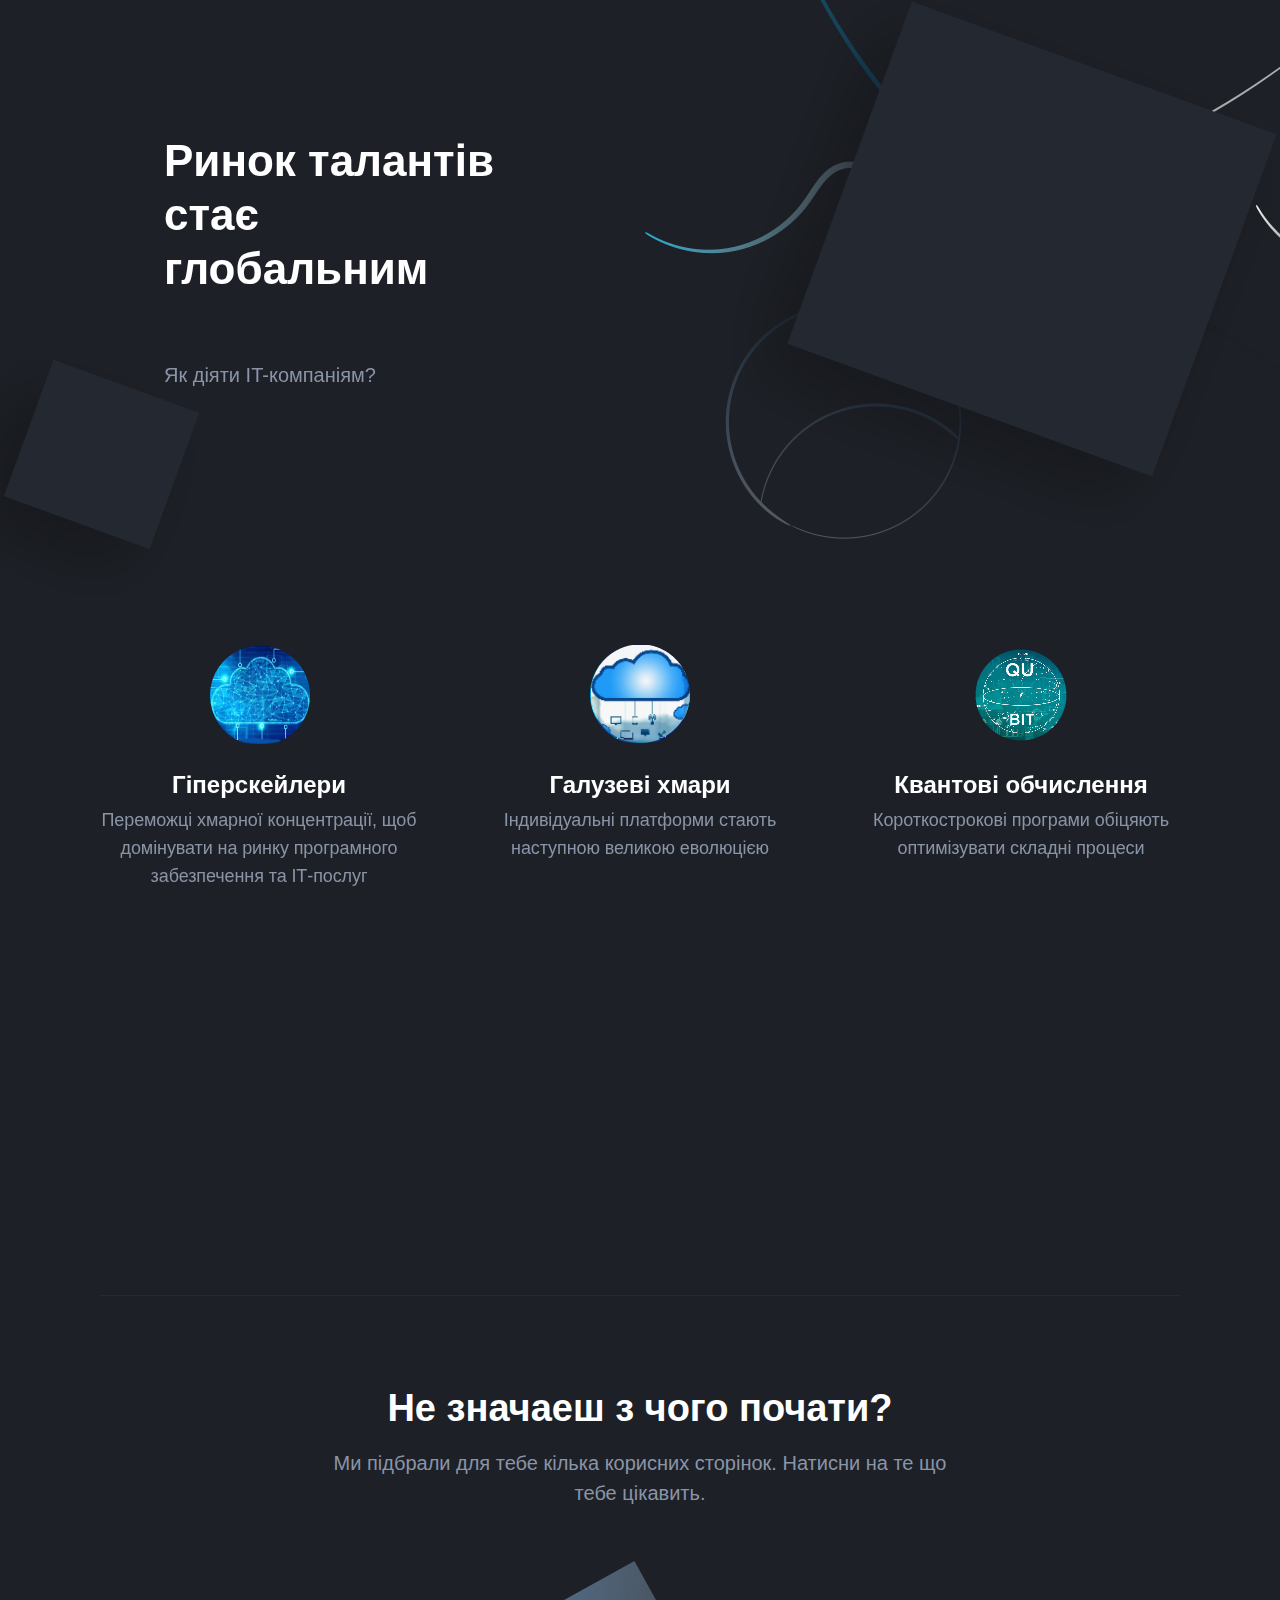
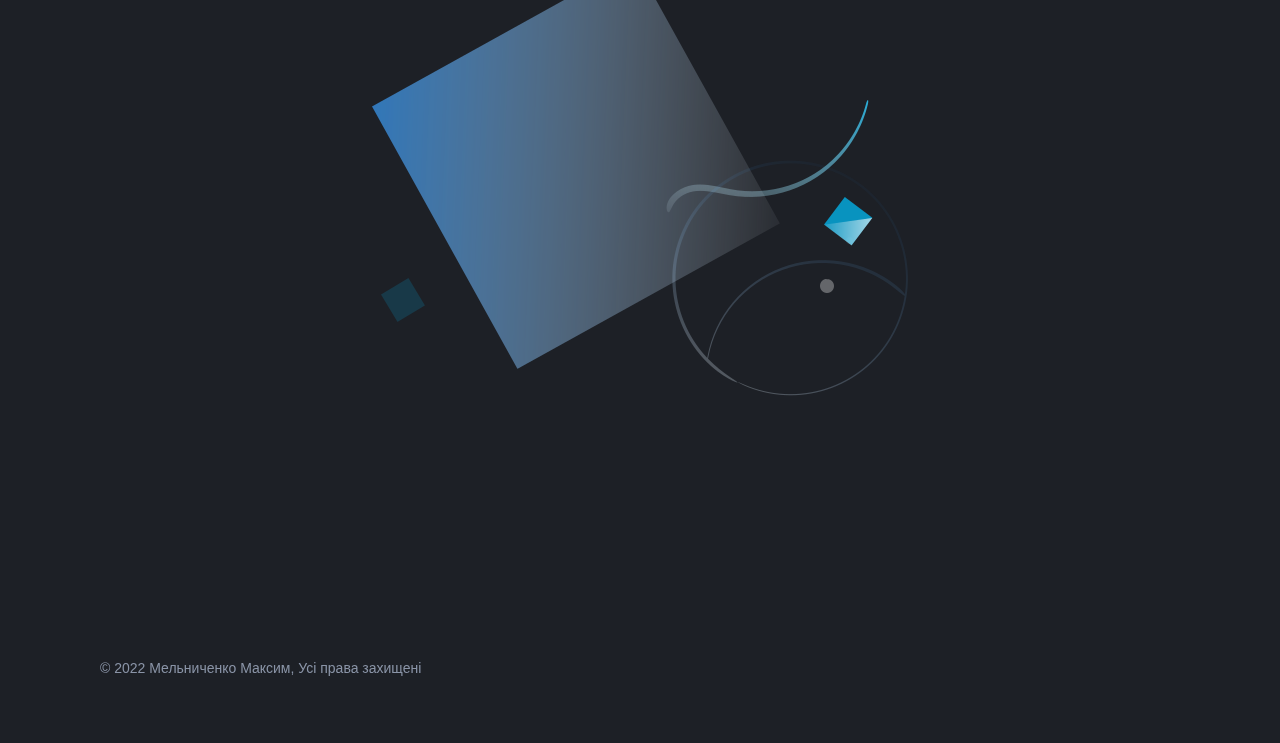
<file: pages/trends.html>
<!DOCTYPE html>
<html lang="en" class="no-js">
<head>
    <meta charset="utf-8">
    <meta http-equiv="X-UA-Compatible" content="IE=edge">
    <meta name="viewport" content="width=device-width, initial-scale=1">
    <title>Тренди</title>
    <link rel="stylesheet" href="../css/style.css">
    <script src="../js/scrollreveal.min.js"></script>
</head>
<body class="is-boxed has-animations">
    <div class="body-wrap">
        <main>
            <section class="hero">
                <div class="container">
                    <div class="hero-inner">
                        <div class="hero-copy">
                            <h1 class="hero-title m-64">Ринок талантів стає глобальним</h1>
                            <p class="hero-paragraph m-64">Як діяти IT-компаніям?</p>
                        </div>
                        <div class="hero-figure anime-element">
                            <svg class="placeholder" width="528" height="396" viewBox="0 0 528 396">
                                <rect width="528" height="396" style="fill:transparent;" />
                            </svg>
                        </div>
                    </div>
                </div>
            </section>
            <div class="hero-figure-box hero-figure-box-06"></div>
            <div class="hero-figure-box hero-figure-box-07"></div>

            <section class="features section">
                <div class="container">
					<div class="features-inner section-inner has-bottom-divider">
                        <div class="features-wrap">
                            <div class="feature text-center is-revealing">
                                <div class="feature-inner">
                                    <div class="feature-icon">
										<img src="../images/feature-icon-01.png" alt="Feature 01">
                                    </div>
                                    <h4 class="feature-title mt-24">Гіперскейлери</h4>
                                    <p class="text-sm mb-0">Переможці хмарної концентрації, щоб домінувати на ринку програмного забезпечення та ІТ-послуг</p>
                                </div>
                            </div>
							<div class="feature text-center is-revealing">
                                <div class="feature-inner">
                                    <div class="feature-icon">
										<img src="../images/feature-icon-02.png" alt="Feature 02">
                                    </div>
                                    <h4 class="feature-title mt-24">Галузеві хмари</h4>
                                    <p class="text-sm mb-0">Індивідуальні платформи стають наступною великою еволюцією</p>
                                </div>
                            </div>
                            <div class="feature text-center is-revealing">
                                <div class="feature-inner">
                                    <div class="feature-icon">
										<img src="../images/feature-icon-03.png" alt="Feature 03">
                                    </div>
                                    <h4 class="feature-title mt-24">Квантові обчислення</h4>
                                    <p class="text-sm mb-0">Короткострокові програми обіцяють оптимізувати складні процеси</p>
                                </div>
                            </div>
                            <div class="feature text-center is-revealing">
                                <div class="feature-inner">
                                    <div class="feature-icon">
										<img src="../images/feature-icon-04.png" alt="Feature 04">
                                    </div>
                                    <h4 class="feature-title mt-24">Metaverse</h4>
                                    <p class="text-sm mb-0">Бізнес-моделі повертаються від фізичної нерухомості до віртуальної</p>
                                </div>
                            </div>
							<div class="feature text-center is-revealing">
                                <div class="feature-inner">
                                    <div class="feature-icon">
										<img src="../images/feature-icon-05.png" alt="Feature 05">
                                    </div>
                                    <h4 class="feature-title mt-24">AI</h4>
                                    <p class="text-sm mb-0">Ефективне управління та інструменти сприяють широкому поширенню</p>
                               </div>
                            </div>
                            <div class="feature text-center is-revealing">
                                <div class="feature-inner">
                                    <div class="feature-icon">
										<img src="../images/feature-icon-06.png" alt="Feature 06">
                                    </div>
                                    <h4 class="feature-title mt-24">Кібербезпека</h4>
                                    <p class="text-sm mb-0">Головні виклики є загрозами, які грають у прогалини та забезпечення програмного забезпечення</p>
                                </div>
                            </div>
                        </div>
                    </div>
                </div>
            </section>
        
            <section class="pricing section">
                <div class="container-sm">
                    <div class="pricing-inner section-inner">
                        <div class="pricing-header text-center">
                            <h2 class="section-title mt-0">Не значаеш з чого почати?</h2>
                            <p class="section-paragraph mb-0">Ми підбрали для тебе кілька корисних сторінок. Натисни на те що тебе цікавить.</p>
                        </div>
                        <div class="pricing-tables-wrap">
                            <div class="pricing-table">
                                <div class="pricing-table-inner is-revealing">
                                    <div class="pricing-table-main">
                                        <ul class="pricing-table-features list-reset text-xs">
                                            <li>
                                                <a class="button button-primary button-block" href="../pages/investments.html">Інвестиції</a>    
                                            </li>
                                            <li>
                                                <a class="button button-primary button-block" href="../pages/talentmarket.html">Ринок талантів</a>
                                            </li>
                                            <li>
                                                <a class="button button-primary button-block" href="../pages/metaworld.html">Мета-світ</a>
                                            </li>
                                            <li>
                                                <a class="button button-shadow button-block" href="../pages/trends.html">Тренди</a>
                                            </li>
                                            <li>
                                                <a class="button button-primary button-block" href="../pages/problems.html">Проблеми</a>                                       
                                            </li>
                                        </ul>
                                    </div>
                                    <div class="pricing-table-cta mb-8">
                                        <a class="button button-primary button-block" href="../index.html">До головної</a>
                                    </div>
                                </div>
                            </div>
                        </div>
                    </div>
                </div>
            </section>
        </main>

        <footer class="site-footer">
            <div class="container">
                <div class="site-footer-inner">
                    <div class="footer-copyright">&copy; 2022 Мельниченко Максим, Усі права захищені</div>
                </div>
            </div>
        </footer>
    </div>

    <script src="../js/main.min.js"></script>
</body>
</html>
</file>
<file: css/style.css>
html {
    line-height:1.15;
    -ms-text-size-adjust:100%;
    -webkit-text-size-adjust:100%
}

body {
    margin:0
}

article, aside, footer, header, nav, section {
    display:block
}

h1 {
    font-size:2em;
    margin:0.67em 0
}

figcaption, figure, main {
    display:block
}

figure {
    margin:1em 40px
}

hr {
    box-sizing:content-box;
    height:0;
    overflow:visible
}

pre {
    font-family:monospace, monospace;
    font-size:1em
}

a {
    background-color:transparent;
    -webkit-text-decoration-skip:objects
}

abbr[title] {
    border-bottom:none;
    text-decoration:underline;
    -webkit-text-decoration:underline dotted;
    text-decoration:underline dotted
}

b, strong {
    font-weight:inherit
}

b, strong{
    font-weight:bolder
}

code, kbd, samp {
    font-family:monospace, monospace;
    font-size:1em
}

dfn {
    font-style:italic
}

mark {
    background-color:#ff0;
    color:#000
}

small {
    font-size:80%
}

sub, sup{
    font-size:75%;
    line-height:0;
    position:relative;
    vertical-align:baseline
}

sub {
    bottom:-0.25em
}

sup {
    top:-0.5em
}

audio, video{
    display:inline-block
}

audio:not([controls]) {
    display:none; 
    height:0
}

img {
    border-style:none
}

svg:not(:root) {
    overflow:hidden
} 

button, input, optgroup, select, textarea {
    font-family:sans-serif;
    font-size:100%;
    line-height:1.15;
    margin:0
}

button, input {
    overflow:visible
}

button, select {
    text-transform:none
}

button, html [type="button"], [type="reset"], [type="submit"] {
    -webkit-appearance:button
}

button::-moz-focus-inner, [type="button"]::-moz-focus-inner, [type="reset"]::-moz-focus-inner, [type="submit"]::-moz-focus-inner {
    border-style:none;
    padding:0
}

button:-moz-focusring, [type="button"]:-moz-focusring, [type="reset"]:-moz-focusring, [type="submit"]:-moz-focusring {
    outline:1px dotted ButtonText
}

fieldset {
    padding:0.35em 0.75em 0.625em
}

legend {
    box-sizing:border-box;
    color:inherit;
    display:table;
    max-width:100%;
    padding:0;
    white-space:normal
}

progress {
    display:inline-block;
    vertical-align:baseline
}

textarea {
    overflow:auto
}

[type="checkbox"], [type="radio"] {
    box-sizing:border-box;
    padding:0
}

[type="number"]::-webkit-inner-spin-button, [type="number"]::-webkit-outer-spin-button {
    height:auto
}

[type="search"] {
    -webkit-appearance:textfield;
    outline-offset:-2px
}
    
[type="search"]::-webkit-search-cancel-button, [type="search"]::-webkit-search-decoration {
    -webkit-appearance:none
}

::-webkit-file-upload-button {
    -webkit-appearance:button;
    font:inherit
}

details, menu {
    display:block
}

summary {
    display:list-item
}

canvas {
    display:inline-block
}

template {
    display:none
}

[hidden] {
    display:none
}

html {
    box-sizing:border-box
}

*,*:before, *:after {
    box-sizing:inherit
}

body{
    background:#1D2026;
    -moz-osx-font-smoothing:grayscale;
    -webkit-font-smoothing:antialiased
}

hr {
    border:0;
    display:block;
    height:1px;
    background:#242830;
    margin-top:24px;
    margin-bottom:24px
}

ul, ol {
    margin-top:0;
    margin-bottom:24px;
    padding-left:24px
}

ul {
    list-style:disc
}

ol {
    list-style:decimal
}

li > ul, li > ol {
    margin-bottom:0
}

dl {
    margin-top:0;
    margin-bottom:24px
}

dt {
    font-weight:600
}

dd {
    margin-left:24px;
    margin-bottom:24px
}

img {
    height:auto;
    max-width:100%;
    vertical-align:middle
}

figure {
    margin:24px 0
}

figcaption {
    font-size:16px;
    line-height:24px;
    padding:8px 0
}

img, svg {
    display:block
}

table {
    border-collapse:collapse;
    margin-bottom:24px;
    width:100%
}

tr {
    border-bottom:1px solid #242830
}

th {
    text-align:left
}

th, td{
    padding:10px 16px
}

th:first-child, td:first-child {
    padding-left:0
}

th:last-child, td:last-child {
    padding-right:0   
}

html {
    font-size:20px;
    line-height:30px
}

body {
    color:#8A94A7;
    font-size:1rem
}

body, button, input, select, textarea {
    font-family:"IBM Plex Sans", sans-serif
}

a {
    color:#8A94A7;
    text-decoration:underline
}

a:hover, a:active {
    outline:0;
    text-decoration:none
}

h1, h2, h3, h4, h5, h6, .h1, .h2, .h3, .h4, .h5, .h6 {
    clear:both;
    color:#fff;
    font-weight:600
}

h1, .h1 {
    font-size:38px;
    line-height:48px;
    letter-spacing:0px
}

@media (min-width: 641px) {
    h1, .h1 {
        font-size:44px;
        line-height:54px;
        letter-spacing:0px
    }
}

h2, .h2 {
    font-size:32px;
    line-height:42px;
    letter-spacing:0px
}

@media (min-width: 641px) {
    h2, .h2 {
        font-size:38px;
        line-height:48px;
        letter-spacing:0px
    }
}

h3, .h3, blockquote {
    font-size:24px;
    line-height:34px;
    letter-spacing:0px
}

@media (min-width: 641px) {
    h3, .h3, blockquote {
        font-size:32px;
        line-height:42px;
        letter-spacing:0px
    }
}

h4, h5, h6, .h4, .h5, .h6 {
    font-size:20px;
    line-height:30px;
    letter-spacing:-0.1px
}

@media (min-width: 641px) {
    h4, h5, h6, .h4, .h5, .h6 {
        font-size:24px;
        line-height:34px;
        letter-spacing:0px
    }
}

@media (max-width: 640px) {
    .h1-mobile {
        font-size:38px;
        line-height:48px;
        letter-spacing:0px
    }
    
    .h2-mobile {
        font-size:32px;
        line-height:42px;
        letter-spacing:0px
    }
    
    .h3-mobile {
        font-size:24px;
        line-height:34px;
        letter-spacing:0px
    }
    
    .h4-mobile, .h5-mobile, .h6-mobile {
        font-size:20px;
        line-height:30px;
        letter-spacing:-0.1px
    }
}

.text-light h1, .text-light h2, .text-light h3, .text-light h4, .text-light h5, .text-light h6, .text-light .h1, .text-light .h2, .text-light .h3, .text-light .h4, .text-light .h5, .text-light .h6 {
    color:!important
}

.text-sm {
    font-size:18px;
    line-height:28px;
    letter-spacing:-0.1px
}

.text-xs {
    font-size:16px;
    line-height:24px;
    letter-spacing:-0.1px
}

h1, h2, .h1, .h2 {
    margin-top:48px;
    margin-bottom:16px
}

h3, .h3 {
    margin-top:36px;
    margin-bottom:12px
}

h4, h5, h6, .h4, .h5, .h6 {
    margin-top:24px;
    margin-bottom:4px
}

p {
    margin-top:0;
    margin-bottom:24px
}

dfn, cite, em, i {
    font-style:italic
}

blockquote {
    color:#3B404C;
    font-style:italic;
    margin-top:24px;
    margin-bottom:24px;
    margin-left:24px
}

blockquote::before {
    content:"\201C"
}

blockquote::after {
    content:"\201D"
}

blockquote p {
    display:inline
}

address {
    color:#8A94A7;
    border-width:1px 0;
    border-style:solid;
    border-color:#242830;
    padding:24px 0;
    margin:0 0 24px
}

pre, pre h1, pre h2, pre h3, pre h4, pre h5, pre h6, pre .h1, pre .h2, pre .h3, pre .h4, pre .h5, pre .h6 {
    font-family:"Courier 10 Pitch", Courier, monospace
}

pre, code, kbd, tt, var {
    background:#1D2026
}

pre {
    font-size:16px;
    line-height:24px;
    margin-bottom:1.6em;
    max-width:100%;
    overflow:auto;
    padding:24px;
    margin-top:24px;
    margin-bottom:24px
}

code, kbd, tt, var {
    font-family:Monaco, Consolas, "Andale Mono", "DejaVu Sans Mono", monospace;
    font-size:16px;
    padding:2px 4px
}

abbr, acronym {
    cursor:help
}

mark, ins {
    text-decoration:none
}

small {
    font-size:18px;
    line-height:28px;
    letter-spacing:-0.1px
}

b, strong {
    font-weight:600
}

button, input, select, textarea, label {
    font-size:20px;
    line-height:30px
}

.container, .container-sm {
    width:100%;
    margin:0 auto;
    padding-left:16px;
    padding-right:16px
}

@media (min-width: 481px) {
    .container, .container-sm {
        padding-left:24px;
        padding-right:24px
    }
}

.container {
    max-width:1128px
}

.container-sm {
    max-width:848px
}

.container .container-sm {
    max-width:800px;
    padding-left:0;
    padding-right:0
}

.screen-reader-text {
    clip:rect(1px, 1px, 1px, 1px);
    position:absolute !important;
    height:1px;
    width:1px;
    overflow:hidden;
    word-wrap:normal !important
}

.screen-reader-text:focus {
    border-radius:2px;
    box-shadow:0 0 2px 2px rgba(0,0,0,0.6);
    clip:auto !important;
    display:block;
    font-size:14px;
    letter-spacing:0px;
    font-weight:600;
    line-height:16px;
    text-decoration:none;
    text-transform:uppercase;
    background-color:#1D2026;
    color:#0270D7 !important;
    border:none;
    height:auto;
    left:8px;
    padding:16px 32px;
    top:8px;
    width:auto;
    z-index:100000
}

.list-reset {
    list-style:none;
    padding:0
}

.text-left {
    text-align:left
}

.text-center {
    text-align:center
}

.text-right {
    text-align:right
}

.text-primary {
    color:#0270D7
}

.has-top-divider {
    position:relative
}

.has-top-divider::before {
    content:'';
    position:absolute;
    top:0;
    left:0;
    width:100%;
    display:block;
    height:1px;
    background:#242830
}

.has-bottom-divider {
    position:relative
}

.has-bottom-divider::after {
    content:'';
    position:absolute;
    bottom:0;
    left:0;
    width:100%;
    display:block;
    height:1px;
    background:#242830
}

.m-0{
    margin:0
}

.mt-0 {
    margin-top:0
}

.mr-0 {
    margin-right:0
}

.mb-0 {
    margin-bottom:0
}

.ml-0 {
    margin-left:0
}

.m-8  {
    margin:8px
}

.mt-8 {
    margin-top:8px
}

.mr-8 {
    margin-right:8px
}

.mb-8 {
    margin-bottom:8px
}

.ml-8 {
    margin-left:8px
}

.m-16 {
    margin:16px
}

.mt-16 {
    margin-top:16px
}

.mr-16 {
    margin-right:16px
}

.mb-16 {
    margin-bottom:16px
}

.ml-16 {
    margin-left:16px
}

.m-24 {
    margin:24px
}

.mt-24 {
    margin-top:24px
}

.mr-24 {
    margin-right:24px
}

.mb-24 {
    margin-bottom:24px
}

.ml-24 {
    margin-left:24px
}

.m-32 {
    margin:32px
}

.mt-32 {
    margin-top:32px
}

.mr-32 {
    margin-right:32px
}

.mb-32 {
    margin-bottom:32px
}

.ml-32 {
    margin-left:32px
}

.m-40 {
    margin:40px
}

.mt-40 {
    margin-top:40px
}

.mr-40 {
    margin-right:40px
}

.mb-40 {
    margin-bottom:40px
}

.ml-40 {
    margin-left:40px
}

.m-48 {
    margin:48px
}

.mt-48 {
    margin-top:48px
}

.mr-48 {
    margin-right:48px
}

.mb-48 {
    margin-bottom:48px
}

.ml-48 {
    margin-left:48px
}

.m-56 {
    margin:56px
}

.mt-56 {
    margin-top:56px
}

.mr-56 { 
    margin-right:56px 
}

.mb-56 {
    margin-bottom:56px
}

.ml-56 {
    margin-left:56px
}

.m-64 {
    margin:64px
}

.mt-64 {
    margin-top:64px
}

.mr-64 {
    margin-right:64px
}

.mb-64 {
    margin-bottom:64px
}

.ml-64 {
    margin-left:64px
}

.p-0 {
    padding:0
}

.pt-0 {
    padding-top:0
}

.pr-0 {
    padding-right:0
}

.pb-0 {
    padding-bottom:0
}

.pl-0 {
    padding-left:0
}

.p-8 {
    padding:8px
}

.pt-8 {
    padding-top:8px
}

.pr-8 {
    padding-right:8px
}

.pb-8 {
    padding-bottom:8px
}

.pl-8 {
    padding-left:8px
}

.p-16 {
    padding:16px
}

.pt-16 {
    padding-top:16px
}

.pr-16 {
    padding-right:16px
}

.pb-16 {
    padding-bottom:16px
}

.pl-16 {
    padding-left:16px
}

.p-24 {
    padding:24px
}

.pt-24 {
    padding-top:24px
}

.pr-24 {
    padding-right:24px
}

.pb-24 {
    padding-bottom:24px
}

.pl-24 {
    padding-left:24px
}

.p-32 {
    padding:32px
}

.pt-32 {
    padding-top:32px
}

.pr-32 {
    padding-right:32px
}

.pb-32 {
    padding-bottom:32px
}

.pl-32 {
    padding-left:32px
}

.p-40 { 
    padding:40px
}

.pt-40 {
    padding-top:40px
}

.pr-40 {
    padding-right:40px
}

.pb-40 {
    padding-bottom:40px
}

.pl-40 {
    padding-left:40px
}

.p-48 {
    padding:48px
}

.pt-48 {
    padding-top:48px
}

.pr-48 {
    padding-right:48px
}

.pb-48 {
    padding-bottom:48px
}

.pl-48 {
    padding-left:48px
}

.p-56 {
    padding:56px
}

.pt-56 {
    padding-top:56px
}

.pr-56 {
    padding-right:56px
}

.pb-56 {
    padding-bottom:56px
}

.pl-56 {
    padding-left:56px
}

.p-64 {
    padding:64px
}

.pt-64 {
    padding-top:64px
}

.pr-64 {
    padding-right:64px
}

.pb-64 {
    padding-bottom:64px
}

.pl-64 {
    padding-left:64px
}

.sr .has-animations .is-revealing {
    visibility:hidden
}

.has-animations .anime-element {
    visibility:hidden
}

.anime-ready .has-animations .anime-element {
    visibility:visible
}

.input, .textarea {
    background-color:#fff;
    border-width:1px;
    border-style:solid;
    border-color:#242830;
    border-radius:2px;
    color:#8A94A7;
    max-width:100%;
    width:100%
}

.input::-webkit-input-placeholder, .textarea::-webkit-input-placeholder {
    color:#3B404C
}

.input:-ms-input-placeholder, .textarea:-ms-input-placeholder {
    color:#3B404C
}

.input::-ms-input-placeholder, .textarea::-ms-input-placeholder {
    color:#3B404C
}

.input::placeholder, .textarea::placeholder {
    color:#3B404C
}

.input::-ms-input-placeholder, .textarea::-ms-input-placeholder {
    color:#3B404C
}

.input:-ms-input-placeholder, .textarea:-ms-input-placeholder {
    color:#3B404C
}

.input:hover, .textarea:hover {
    border-color:#191c21
}

.input:active, .input:focus, .textarea:active, .textarea:focus {
    outline:none;
    border-color:#242830
}

.input[disabled], .textarea[disabled] {
    cursor:not-allowed;
    background-color:#1D2026;
    border-color:#1D2026
}

.input {
    -moz-appearance:none;
    -webkit-appearance:none;
    font-size:16px;
    letter-spacing:-0.1px;
    line-height:20px;
    padding:13px 16px;
    height:48px;
    box-shadow:none
}

.input .inline-input {
    display:inline;
    width:auto
}

.textarea {
    display:block;
    min-width:100%;
    resize:vertical
}

.textarea .inline-textarea {
    display:inline; 
    width:auto
}

.field-grouped > .control:not(:last-child) {
    margin-bottom:8px
}

@media (min-width: 641px) {
    .field-grouped {
        display:flex
    }
    
    .field-grouped > .control {
        flex-shrink:0
    }
    
    .field-grouped > .control.control-expanded {
        flex-grow:1;
        flex-shrink:1
    }
    
    .field-grouped > .control:not(:last-child) {
        margin-bottom:0;
        margin-right:8px
    }
}

.button {
    display:inline-flex;
    font-size:14px;
    letter-spacing:0px;
    font-weight:600;
    line-height:16px;
    text-decoration:none !important;
    text-transform:uppercase;
    background-color:#242830;
    color:#fff !important;
    border:none;
    border-radius:2px;
    cursor:pointer;
    justify-content:center;
    padding:16px 32px;
    height:48px;
    text-align:center;
    white-space:nowrap
}

.button:hover {
    background:#262a33
}

.button:active {
    outline:0
}

.button::before {
    border-radius:2px
}

.button-sm {
    padding:8px 24px;
    height:32px
}

.button-primary {
    background:#097dea;
    background:linear-gradient(65deg, #0270D7 0, #0F8AFD 100%)
}

.button-primary:hover {
    background:#0982f4;
    background:linear-gradient(65deg, #0275e1 0, #198ffd 100%)
}

.button-block {
    display:flex
}

.button-block {
    display:flex;
    width:100%
}

@media (max-width: 640px) {
    .button-wide-mobile {
        width:100%;
        max-width:280px
    }
}

.site-header {
    padding:24px 0
}

.site-header-inner {
    position:relative;
    display:flex;
    justify-content:space-between;
    align-items:center
}

.header-links {
    display:inline-flex
}

.header-links li {
    display:inline-flex
}

.header-links a:not(.button) {
    font-size:16px;
    line-height:24px;
    letter-spacing:-0.1px;
    font-weight:600;
    color:#8A94A7;
    text-transform:uppercase;
    text-decoration:none;
    line-height:16px;
    padding:8px 24px
}

@media (min-width: 641px) {
    .site-header {
        position:relative
    }
    
    .site-header::before {
        content:'';
        position:absolute;
        top:0;
        left:0;
        width:100%;
        height:700px;
        background:#242830;
        background:linear-gradient(80deg, rgba(36,40,48,0.5) 0%, rgba(36,40,48,0) 100%);
        -webkit-transform-origin:0;
        transform-origin:0;
        -webkit-transform:skewY(-12deg);
        transform:skewY(-12deg)
    }
}

.hero {
    text-align:center;
    padding-top:48px;
    padding-bottom:88px
}

.hero-copy {
    position:relative;
    z-index:1
}

.hero-cta {
    margin-bottom:40px
}

.hero-figure {
    position:relative
}

.hero-figure svg {
    width:100%;
    height:auto
}

.hero-figure::before, .hero-figure::after {
    content:'';
    position:absolute;
    background-repeat:no-repeat;
    background-size:100%
}

.has-animations .hero-figure::before, .has-animations .hero-figure::after {
    opacity:0;
    transition:opacity 2s ease
}

.anime-ready .has-animations .hero-figure::before, .anime-ready .has-animations .hero-figure::after {
    opacity:1
}

.hero-figure::before {
    top:-57.8%;
    left:-1.3%;
    width:152.84%;
    height:178.78%;
    background-image:url("../images/hero-back-illustration.png")
}

.hero-figure::after {
    top:-35.6%;
    left:99.6%;
    width:57.2%;
    height:87.88%;
    background-image:url("../images/hero-top-illustration.png")
}

.hero-figure-box {
    position:absolute;
    top:0;
    will-change:transform
}

.hero-figure-box-01, .hero-figure-box-02, .hero-figure-box-03, .hero-figure-box-04, .hero-figure-box-08, .hero-figure-box-09 {
    overflow:hidden
}

.hero-figure-box-01::before, .hero-figure-box-02::before, .hero-figure-box-03::before, .hero-figure-box-04::before, .hero-figure-box-08::before, .hero-figure-box-09::before {
    content:'';
    position:absolute;
    top:0;
    bottom:0;
    left:0;
    right:0;
    -webkit-transform-origin:100% 100%;
    transform-origin:100% 100%
}

.hero-figure-box-01 {
    left:103.2%;
    top:41.9%;
    width:28.03%;
    height:37.37%;
    background:linear-gradient(to left top, #00BFFB, rgba(0,191,251,0));
    -webkit-transform:rotateZ(45deg);
    transform:rotateZ(45deg)
}

.hero-figure-box-01::before {
    background:linear-gradient(to left, #15181D 0%, rgba(21,24,29,0) 60%);
    -webkit-transform:rotateZ(45deg) scale(1.5);
    transform:rotateZ(45deg) scale(1.5)
}

.hero-figure-box-02 {
    left:61.3%;
    top:64.1%;
    width:37.87%;
    height:50.50%;
    background:linear-gradient(to left top, #0270D7, rgba(2,112,215,0));
    -webkit-transform:rotateZ(-45deg);
    transform:rotateZ(-45deg)
}

.hero-figure-box-02::before {
    background:linear-gradient(to top, #15181D 0%, rgba(21,24,29,0) 60%);
    -webkit-transform:rotateZ(-45deg) scale(1.5);
    transform:rotateZ(-45deg) scale(1.5)
}

.hero-figure-box-03 {
    left:87.7%;
    top:-56.8%;
    width:56.81%;
    height:75.75%;
    background:linear-gradient(to left top, #00BFFB, rgba(0,191,251,0))
}

.hero-figure-box-03::before {
    background:linear-gradient(to left, #15181D 0%, rgba(21,24,29,0) 60%);
    -webkit-transform:rotateZ(45deg) scale(1.5);
    transform:rotateZ(45deg) scale(1.5)
}

.hero-figure-box-04 {
    left:54.9%;
    top:-8%;
    width:45.45%;
    height:60.60%;
    background:linear-gradient(to left top, #0270D7, rgba(2,112,215,0));
    -webkit-transform:rotateZ(-135deg);
    transform:rotateZ(-135deg)
}

.hero-figure-box-04::before {
    background:linear-gradient(to top, rgba(255,255,255,0.24) 0%, rgba(255,255,255,0) 60%);
    -webkit-transform:rotateZ(-45deg) scale(1.5);
    transform:rotateZ(-45deg) scale(1.5)
}

.hero-figure-box-05, .hero-figure-box-06, .hero-figure-box-07 {
    background-color:#242830;
    box-shadow:-20px 32px 64px rgba(0,0,0,0.25)
}

.hero-figure-box-05 {
    left:17.4%;
    top:13.3%;
    width:64%;
    height:73.7%;
    -webkit-transform:perspective(500px) rotateY(-15deg) rotateX(8deg) rotateZ(-1deg);
    transform:perspective(500px) rotateY(-15deg) rotateX(8deg) rotateZ(-1deg)
}

.hero-figure-box-06 {
    left:65.5%;
    top:6.3%;
    width:30.3%;
    height:40.4%;
    -webkit-transform:rotateZ(20deg);
    transform:rotateZ(20deg)
}

.hero-figure-box-07 {
    left:1.9%;
    top:42.4%;
    width:12.12%;
    height:16.16%;
    -webkit-transform:rotateZ(20deg);
    transform:rotateZ(20deg)
}

.hero-figure-box-08 {
    left:27.1%;
    top:81.6%;
    width:19.51%;
    height:26.01%;
    background:#0270D7;
    -webkit-transform:rotateZ(-22deg);
    transform:rotateZ(-22deg)
}

.hero-figure-box-08::before {
    background:linear-gradient(to left, rgba(255,255,255,0) 0%, rgba(255,255,255,0.48) 100%);
    -webkit-transform:rotateZ(45deg) scale(1.5);
    transform:rotateZ(45deg) scale(1.5)
}

.hero-figure-box-09 {
    left:42.6%;
    top:-17.9%;
    width:6.63%;
    height:8.83%;
    background:#00BFFB;
    -webkit-transform:rotateZ(-52deg);
    transform:rotateZ(-52deg)
}

.hero-figure-box-09::before {
    background:linear-gradient(to left, rgba(255,255,255,0) 0%, rgba(255,255,255,0.64) 100%);
    -webkit-transform:rotateZ(45deg) scale(1.5);
    transform:rotateZ(45deg) scale(1.5)
}

.hero-figure-box-10 {
    left:-3.8%;
    top:4.3%;
    width:3.03%;
    height:4.04%;
    background:rgba(0,191,251,0.32);
    -webkit-transform:rotateZ(-50deg);
    transform:rotateZ(-50deg)
}

@media (max-width: 640px) {
    .hero-cta {
        max-width:280px;
        margin-left:auto;
        margin-right:auto
    }
    
    .hero-cta .button {
        display:flex
    }
    
    .hero-cta .button + .button {
        margin-top:16px
    }
    
    .hero-figure::after, .hero-figure-box-03, .hero-figure-box-04, .hero-figure-box-09 {
        display:none
    }
}

@media (min-width: 641px) {
    .hero {
        text-align:left;
        padding-top:64px;
        padding-bottom:88px
    }
    
    .hero-inner {
        display:flex;
        justify-content:space-between;
        align-items:center
    }
    
    .hero-copy {
        padding-right:64px;
        min-width:552px;
        width:552px
    }
    
    .hero-cta {
        margin:0
    }
    
    .hero-cta .button {
        min-width:170px
    }
    
    .hero-cta .button:first-child {
        margin-right:16px
    }
    
    .hero-figure svg {
        width:auto
    }
}

.features-wrap {
    display:flex;
    flex-wrap:wrap;
    justify-content:space-evenly;
    margin-right:-32px;
    margin-left:-32px
}

.features-wrap:first-of-type {
    margin-top:-16px
}

.features-wrap:last-of-type {
    margin-bottom:-16px
}

.feature {
    padding:16px 32px;
    width:380px;
    max-width:380px;
    flex-grow:1
}

.feature-inner {
    height:100%
}

.feature-icon {
    display:flex;
    justify-content:center
}

@media (min-width: 641px) {
    .features-wrap:first-of-type {
        margin-top:-24px
    }
    
    .features-wrap:last-of-type {
        margin-bottom:-24px
    }
    
    .feature {
        padding:32px 32px
    }
}

.pricing-header {
    margin-bottom:48px
}

.pricing-tables-wrap {
    display:flex;
    flex-wrap:wrap;
    justify-content:center;
    margin-right:-12px;
    margin-left:-12px
}

.pricing-tables-wrap:first-child {
    margin-top:-12px
}

.pricing-tables-wrap:last-child {
    margin-bottom:-12px
}

.pricing-table {
    position:relative;
    padding:12px;
    width:368px;
    max-width:368px;
    flex-grow:1
}

.pricing-table::before {
    content:'';
    position:absolute;
    left:50%;
    width:200%;
    max-width:200%;
    height:435px;
    background-repeat:no-repeat;
    background-position:center;
    background-size:100%;
    bottom:18.8%;
    -webkit-transform:translateX(-50%);
    transform:translateX(-50%);
    background-image:url("../images/list-illustration.png")
}

.pricing-table-header, .pricing-table-features-title, .pricing-table-features li {
    border-bottom:1px solid rgba(138,148,167,0.24)
}

.pricing-table-inner {
    position:relative;
    display:flex;
    flex-wrap:wrap;
    background:#2C3039;
    padding:24px;
    height:100%
}

.pricing-table-inner > * {
    position:relative;
    width:100%
}

.pricing-table-inner::before {
    content:'';
    position:absolute;
    top:0;
    right:0;
    bottom:0;
    left:0;
    box-shadow:0 24px 48px rgba(21,24,29,0.24);
    mix-blend-mode:multiply
}

.pricing-table-price-currency {
    color:#8A94A7
}

.pricing-table-features-title {
    color:#fff;
    font-weight:700
}

.pricing-table-features li {
    display:flex;
    align-items:center;
    padding:14px 0
}

.pricing-table-features li::before {
    content:'';
    width:16px;
    height:12px;
    margin-right:16px;
    background-image:url([data-uri]);background-repeat:no-repeat
}

.pricing-table-cta {
    align-self:flex-end
}

@media (min-width: 641px) {
    .pricing .section-paragraph {
        padding-left:90px;
        padding-right:90px
    }
    
    .pricing-header {
        margin-bottom:52px
    }
}

.cta {
    text-align:center
}

.cta .section-inner {
    padding:48px 16px
}

.cta .section-title {
    margin-bottom:40px
}

.cta-inner {
    position:relative;
    background:#15181D;
    overflow:hidden
}

.cta-inner::before{
    content:'';
    position:absolute;
    right:98px;
    top:-117px;
    width:160px;
    height:187px;
    background-image:url("../images/cta-illustration.png");
    background-repeat:no-repeat
}

.cta-inner > * {
    position:relative
}

@media (min-width: 641px) {
    .cta {
        text-align:left
    }
    
    .cta .section-inner {
        padding:64px 32px
    }
    
    .cta .section-title {
        margin-bottom:0;
        padding-right:24px
    }
    
    .cta-inner{
        display:flex;
        align-items:center;
        justify-content:space-between
    }
}

.is-boxed {
    background:#242830
}

.body-wrap{
    background:#1D2026;
    overflow:hidden;
    display:flex;
    flex-direction:column;
    min-height:100vh
}

.boxed-container{
    max-width:1440px;
    margin:0 auto;
    box-shadow:0 24px 48px rgba(21,24,29,0.24);
    mix-blend-mode:multiply;
    mix-blend-mode:normal
}

main {
    flex:1 0 auto
}

.section-inner{
    position:relative;
    padding-top:48px;
    padding-bottom:48px
}

@media (min-width: 641px) {
    .section-inner{
        padding-top:88px;padding-bottom:88px
    }
}

.site-footer{
    font-size:14px;
    line-height:22px;
    letter-spacing:0px
}

.site-footer a{
    color:#8A94A7;
    text-decoration:none
}

.site-footer a:hover, .site-footer a:active {
    text-decoration:underline
}

.site-footer-inner{
    position:relative;
    display:flex;
    flex-wrap:wrap;
    padding-top:48px;
    padding-bottom:48px
}

.footer-brand, .footer-links, .footer-social-links, .footer-copyright {
    flex:none;
    width:100%;
    display:inline-flex;
    justify-content:center
}

.footer-brand, .footer-links, .footer-social-links{
    margin-bottom:24px
}

.footer-social-links li {
    display:inline-flex
}

.footer-social-links li+li {
    margin-left:16px
}

.footer-social-links li a {
    padding:8px
} 

.footer-links li+li {
    margin-left:24px
}

@media (min-width: 641px) {
    .site-footer{
        margin-top:20px
    }
    .site-footer-inner{
        justify-content:space-between;
        padding-top:64px;
        padding-bottom:64px
    }
    
    .footer-brand, .footer-links, .footer-social-links, .footer-copyright {
        flex:50%
    }
    
    .footer-brand, .footer-copyright {
        justify-content:flex-start
    }
    
    .footer-links, .footer-social-links {
        justify-content:flex-end
    }
    
    .footer-links{
        order:1;
        margin-bottom:0
    }
}
</file>
